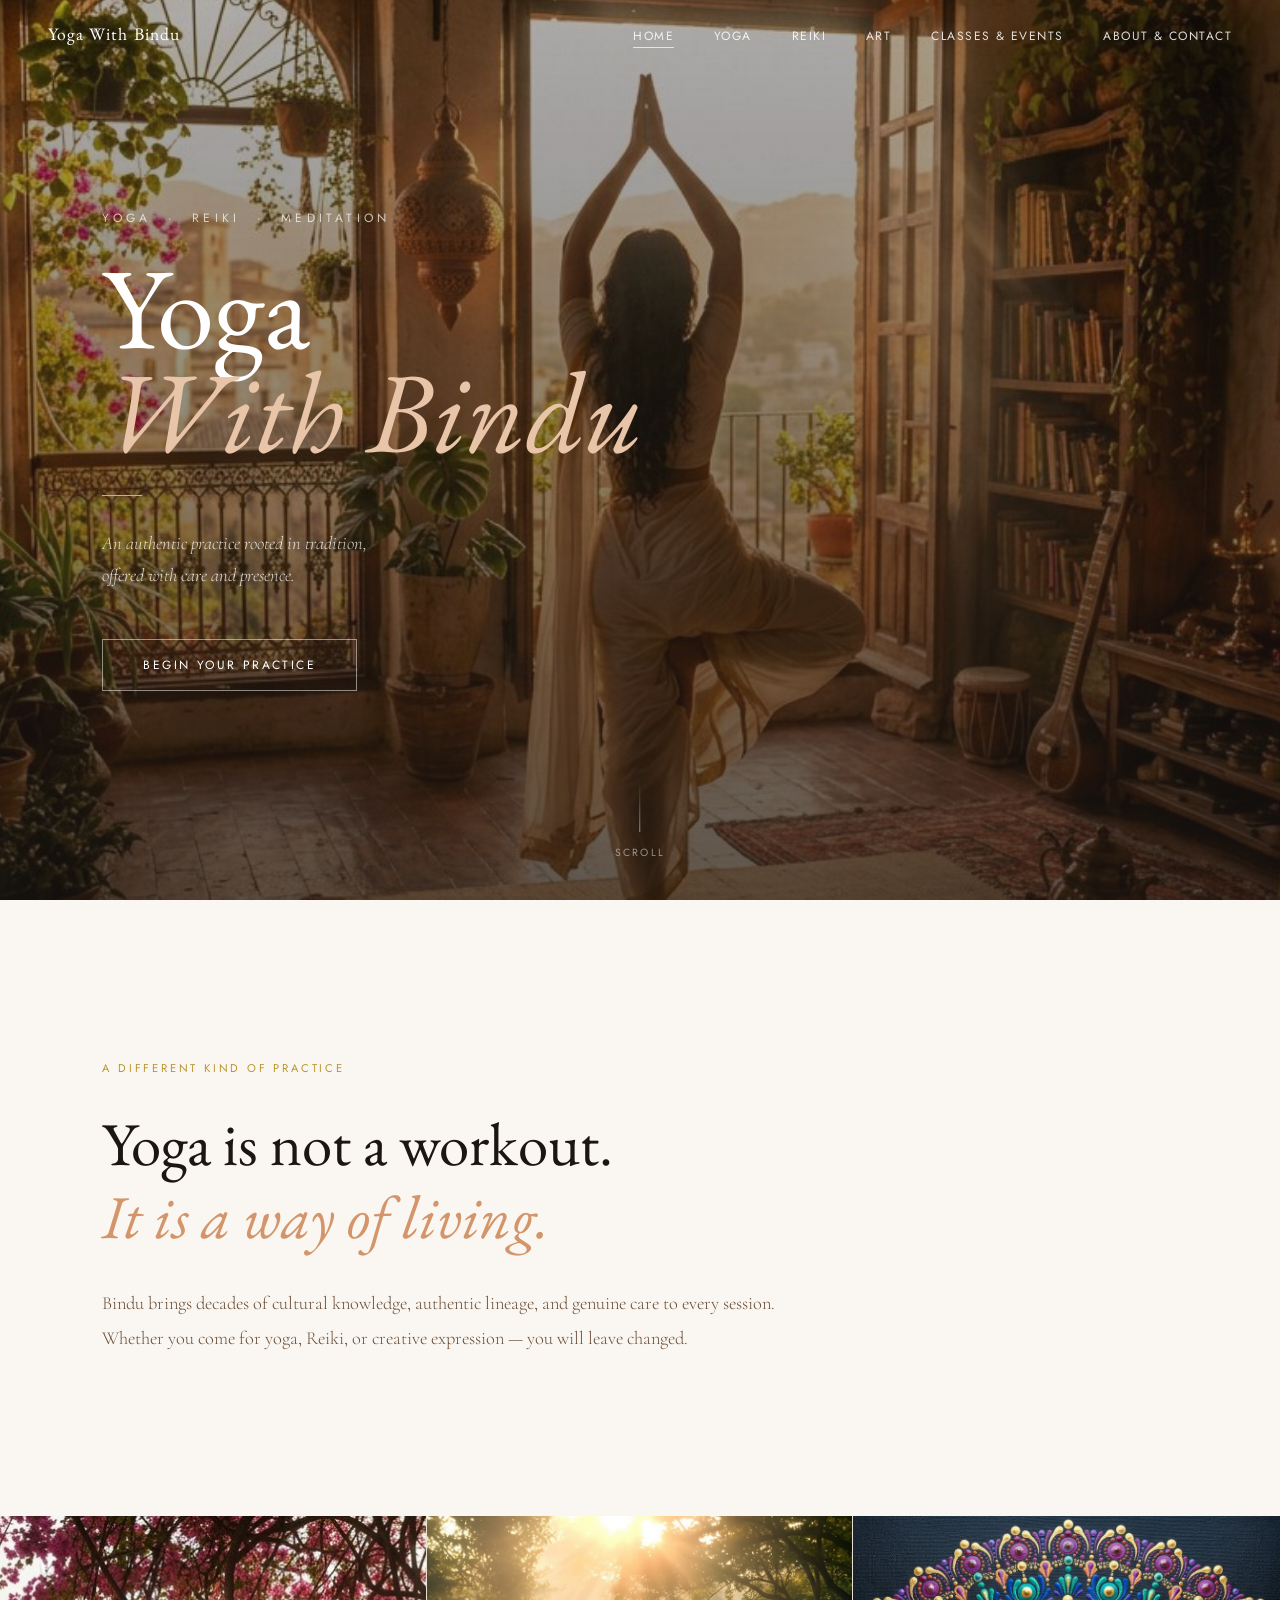
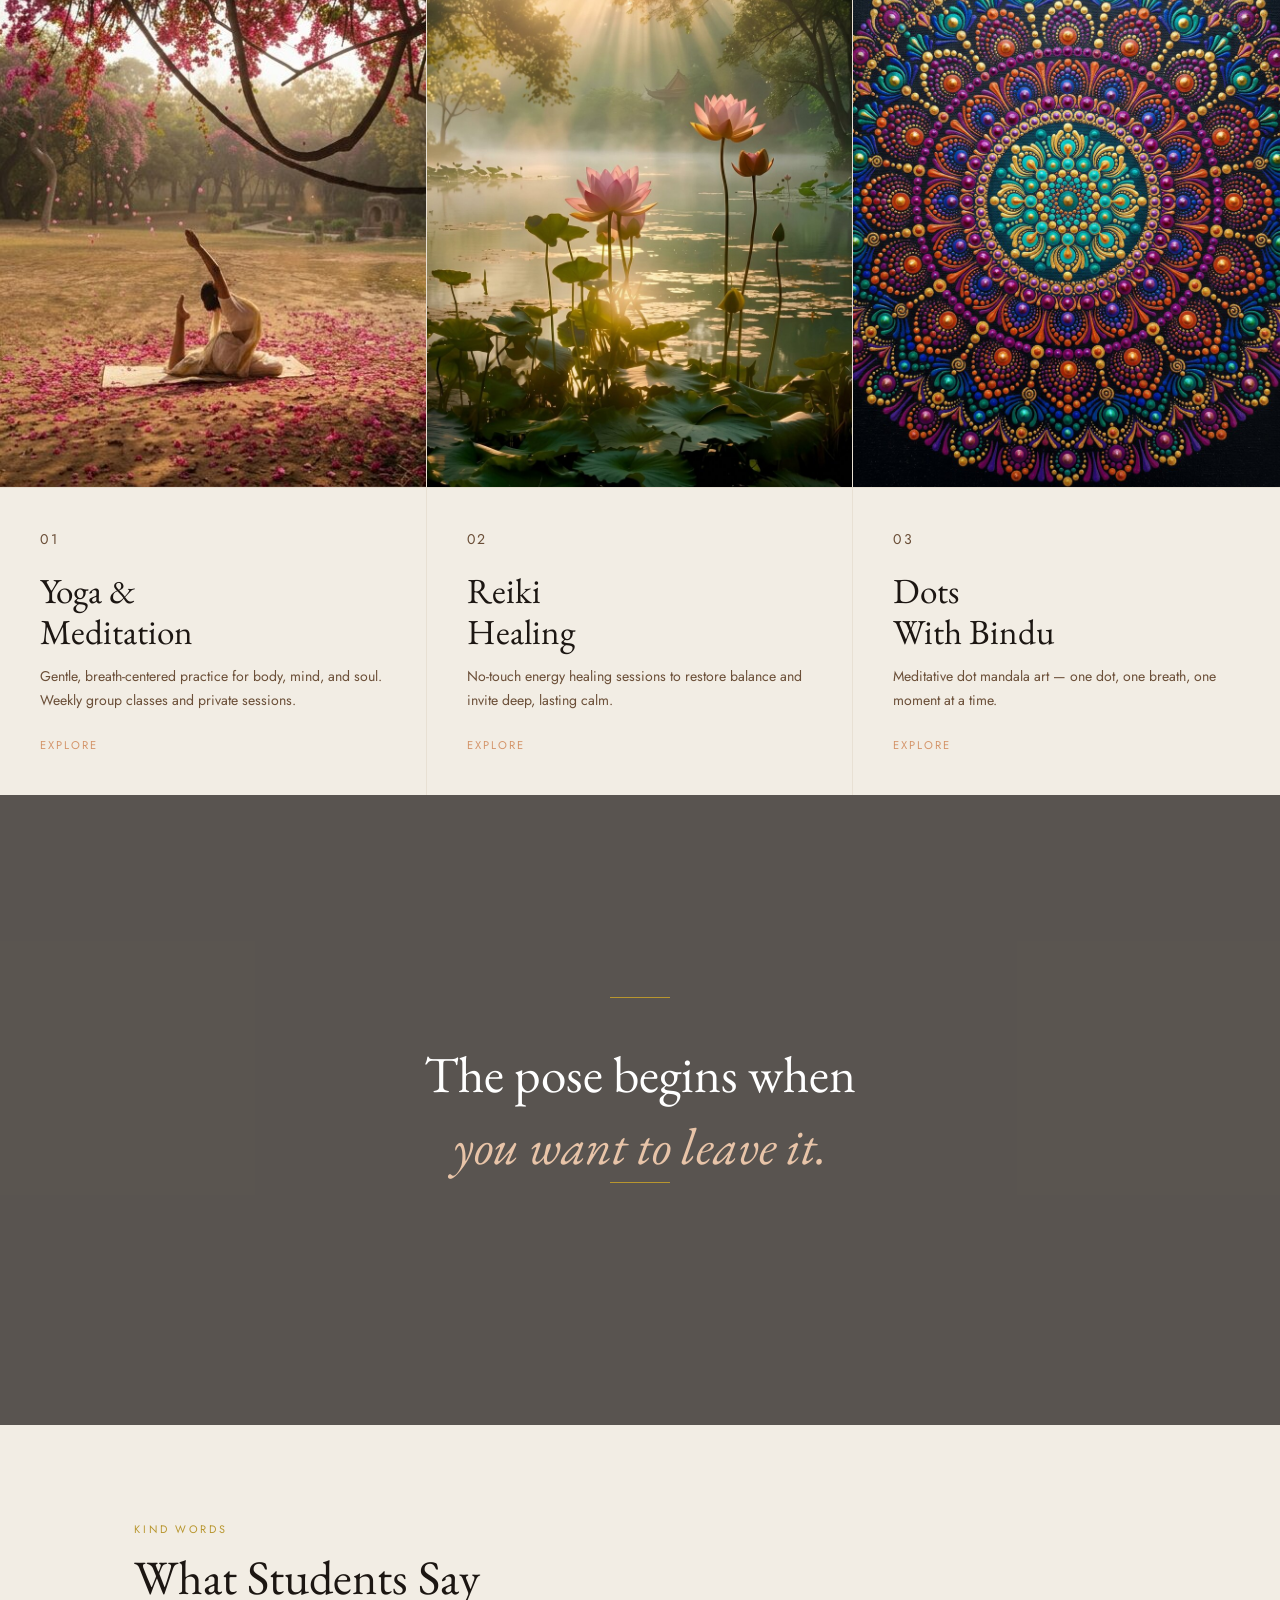
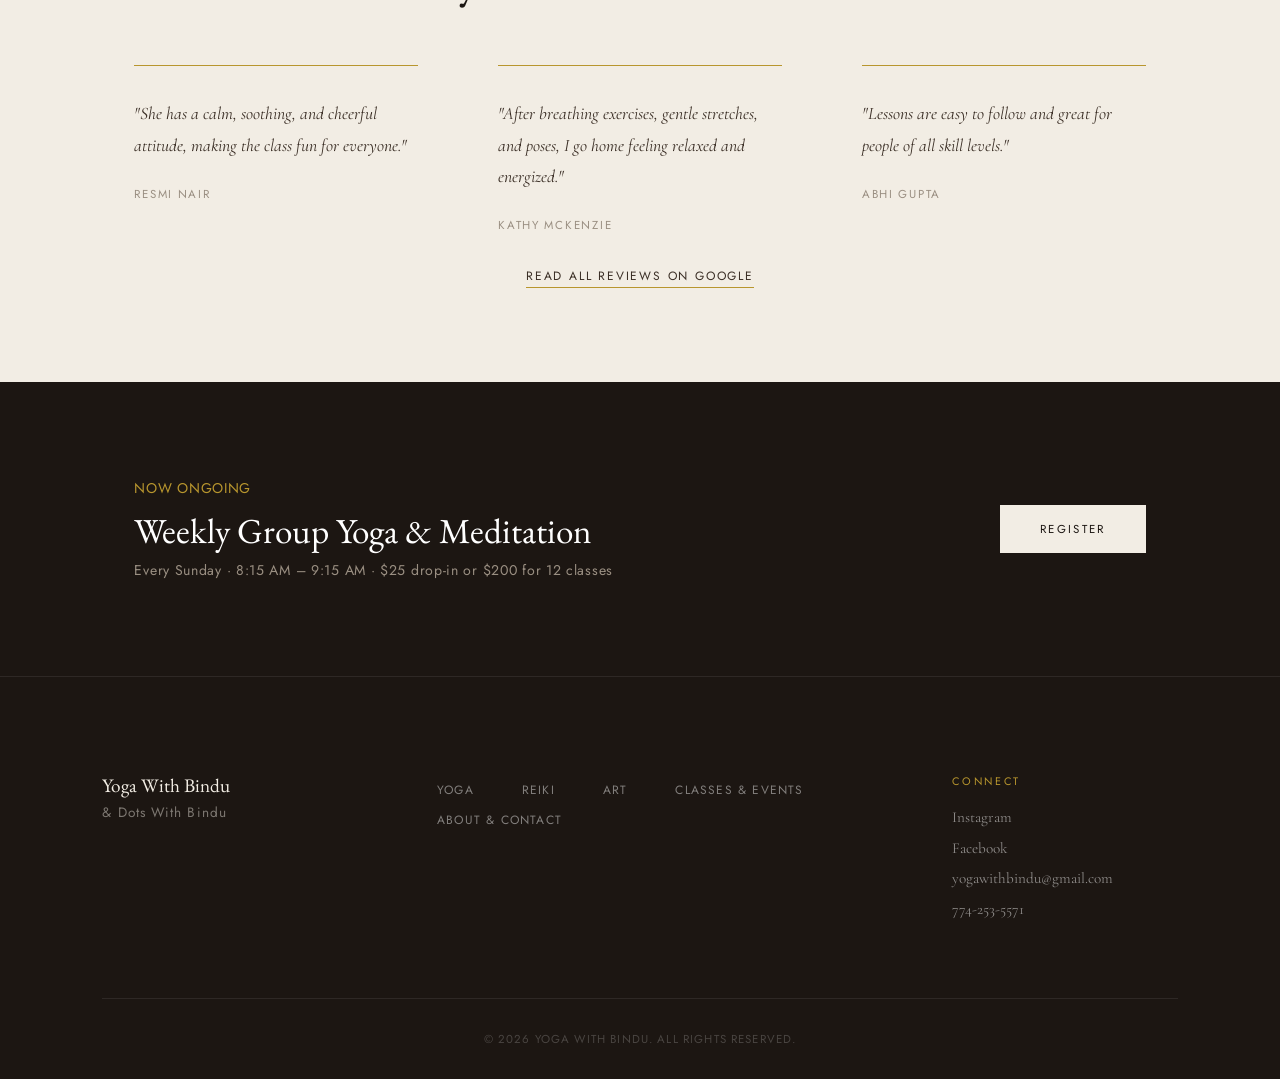
<file: index.html>
<!DOCTYPE html>
<html lang="en">
<head>
  <meta charset="UTF-8" />
  <meta name="viewport" content="width=device-width, initial-scale=1.0"/>
  <title>Yoga With Bindu</title>
  <meta name="description" content="Authentic yoga, Reiki, and meditation rooted in tradition. Yoga With Bindu offers a true practice — not a workout." />
  <link rel="stylesheet" href="style.css" />
  <link href="https://fonts.googleapis.com/css2?family=EB+Garamond:ital,wght@0,400;0,500;1,400;1,500&family=Cormorant+Garamond:ital,wght@0,300;0,400;1,300;1,400&family=Jost:wght@300;400&display=swap" rel="stylesheet"/>
</head>
<body>

  <!-- NAVBAR -->
  <nav class="navbar" id="navbar">
    <a class="nav-logo" href="index.html">
      <span class="nav-logo-text">Yoga With Bindu</span>
    </a>
    <button class="hamburger" id="hamburger" aria-label="Toggle menu">
      <span></span><span></span><span></span>
    </button>
    <ul class="nav-links" id="navLinks">
      <li><a href="index.html" class="active">Home</a></li>
      <li><a href="yoga.html">Yoga</a></li>
      <li><a href="reiki.html">Reiki</a></li>
      <li><a href="art.html">Art</a></li>
      <li><a href="classes.html">Classes & Events</a></li>
      <li><a href="about.html">About & Contact</a></li>
    </ul>
  </nav>

  <!-- HERO -->
  <section class="hero" id="hero">
    <div class="hero-parallax" id="heroParallax">
      <img src="images/backgrounds/yogagolden3.jpg" alt="" style="position:absolute;inset:0;width:100%;height:100%;object-fit:cover;" />
    </div>
    <div class="hero-overlay"></div>
    <div class="hero-content">
      <p class="hero-eyebrow reveal-up">Yoga &nbsp;&middot;&nbsp; Reiki &nbsp;&middot;&nbsp; Meditation</p>
      <h1 class="hero-title reveal-up delay-1">Yoga<br/><em>With Bindu</em></h1>
      <div class="hero-divider reveal-up delay-2"></div>
      <p class="hero-sub reveal-up delay-3">An authentic practice rooted in tradition,<br/>offered with care and presence.</p>
      <a href="yoga.html" class="hero-cta reveal-up delay-4">Begin Your Practice</a>
    </div>
    <div class="hero-scroll-indicator" id="heroScroll">
      <span class="scroll-line"></span>
      <span class="scroll-text">Scroll</span>
    </div>
  </section>

  <!-- INTRO STATEMENT -->
  <section class="intro-statement">
    <div class="intro-inner reveal-up">
      <p class="intro-eyebrow">A different kind of practice</p>
      <h2>Yoga is not a workout.<br/><em>It is a way of living.</em></h2>
      <p class="intro-body">Bindu brings decades of cultural knowledge, authentic lineage, and genuine care to every session. Whether you come for yoga, Reiki, or creative expression — you will leave changed.</p>
    </div>
  </section>

  <!-- OFFERINGS -->
  <section class="offerings-section">

    <a href="yoga.html" class="offering-panel reveal-panel">
      <div class="offering-img">
        <img src="images/backgrounds/yogarose2.jpg" alt="Yoga with Bindu" />
      </div>
      <div class="offering-text">
        <p class="offering-num">01</p>
        <h3>Yoga &<br/>Meditation</h3>
        <p>Gentle, breath-centered practice for body, mind, and soul. Weekly group classes and private sessions.</p>
        <span class="offering-link">Explore</span>
      </div>
    </a>

    <a href="reiki.html" class="offering-panel reveal-panel">
      <div class="offering-img">
        <img src="images/backgrounds/lotus2.jpg" alt="Reiki healing" />
      </div>
      <div class="offering-text">
        <p class="offering-num">02</p>
        <h3>Reiki<br/>Healing</h3>
        <p>No-touch energy healing sessions to restore balance and invite deep, lasting calm.</p>
        <span class="offering-link">Explore</span>
      </div>
    </a>

    <a href="art.html" class="offering-panel reveal-panel">
      <div class="offering-img">
        <img src="images/backgrounds/mandala.jpg" alt="Dots With Bindu" />
      </div>
      <div class="offering-text">
        <p class="offering-num">03</p>
        <h3>Dots<br/>With Bindu</h3>
        <p>Meditative dot mandala art — one dot, one breath, one moment at a time.</p>
        <span class="offering-link">Explore</span>
      </div>
    </a>

  </section>

  <!-- FULL BLEED QUOTE -->
  <section class="quote-section">
    <div class="quote-bg" style="background-image:url('images/backgrounds/templelotus2.jpg'); background-size:cover; background-position:center; background-attachment:fixed;"></div>
    <div class="quote-overlay"></div>
    <div class="quote-content reveal-up">
      <div class="quote-mark-line"></div>
      <blockquote>The pose begins when<br/><em>you want to leave it.</em></blockquote>
      <div class="quote-mark-line"></div>
    </div>
  </section>

  <!-- TESTIMONIALS -->
  <section class="testimonials-section">
    <div class="container-inner">
      <div class="section-header reveal-up">
        <p class="eyebrow">Kind Words</p>
        <h2>What Students Say</h2>
      </div>
      <div class="testimonials-grid">
        <div class="testimonial reveal-up">
          <p>"She has a calm, soothing, and cheerful attitude, making the class fun for everyone."</p>
          <cite>Resmi Nair</cite>
        </div>
        <div class="testimonial reveal-up delay-1">
          <p>"After breathing exercises, gentle stretches, and poses, I go home feeling relaxed and energized."</p>
          <cite>Kathy McKenzie</cite>
        </div>
        <div class="testimonial reveal-up delay-2">
          <p>"Lessons are easy to follow and great for people of all skill levels."</p>
          <cite>Abhi Gupta</cite>
        </div>
      </div>
      <div class="testimonials-cta reveal-up">
        <a href="https://www.google.com/maps/place/Yoga+With+Bindu+%26+Dots+With+Bindu/@42.2814509,-71.6531007,17z/data=!4m8!3m7!1s0x89e40b9fbec5abdf:0x333b40762bace972!8m2!3d42.2814509!4d-71.6531007!9m1!1b1!16s%2Fg%2F11h7vm0424?entry=ttu&g_ep=EgoyMDI2MDUwMi4wIKXMDSoASAFQAw%3D%3D" target="_blank" class="text-link">Read all reviews on Google</a>
      </div>
    </div>
  </section>

  <!-- ANNOUNCEMENT STRIP -->
  <section class="announcement-section reveal-up">
    <div class="container-inner">
      <div class="announcement-inner">
        <div>
          <p class="eyebrow">Now Ongoing</p>
          <h3>Weekly Group Yoga & Meditation</h3>
          <p>Every Sunday &middot; 8:15 AM &ndash; 9:15 AM &middot; $25 drop-in or $200 for 12 classes</p>
        </div>
        <a href="register.html" target="_blank" class="btn-elegant">Register</a>
      </div>
    </div>
  </section>

  <!-- FOOTER -->
  <footer class="site-footer">
    <div class="footer-inner">
      <div class="footer-brand">
        
        <p>Yoga With Bindu<br/><span>& Dots With Bindu</span></p>
      </div>
      <nav class="footer-nav">
        <a href="yoga.html">Yoga</a>
        <a href="reiki.html">Reiki</a>
        <a href="art.html">Art</a>
        <a href="classes.html">Classes & Events</a>
        <a href="about.html">About & Contact</a>
      </nav>
      <div class="footer-connect">
        <p class="eyebrow">Connect</p>
        <a href="https://www.instagram.com/doyogawithbindu/" target="_blank">Instagram</a>
        <a href="https://www.facebook.com/DotsWithBindu/" target="_blank">Facebook</a>
        <a href="mailto:yogawithbindu@gmail.com">yogawithbindu@gmail.com</a>
        <a href="tel:7742535571">774-253-5571</a>
      </div>
    </div>
    <div class="footer-bottom">
      <p>&copy; 2026 Yoga With Bindu. All rights reserved.</p>
    </div>
  </footer>

  <script src="script.js"></script>
</body>
</html>
</file>
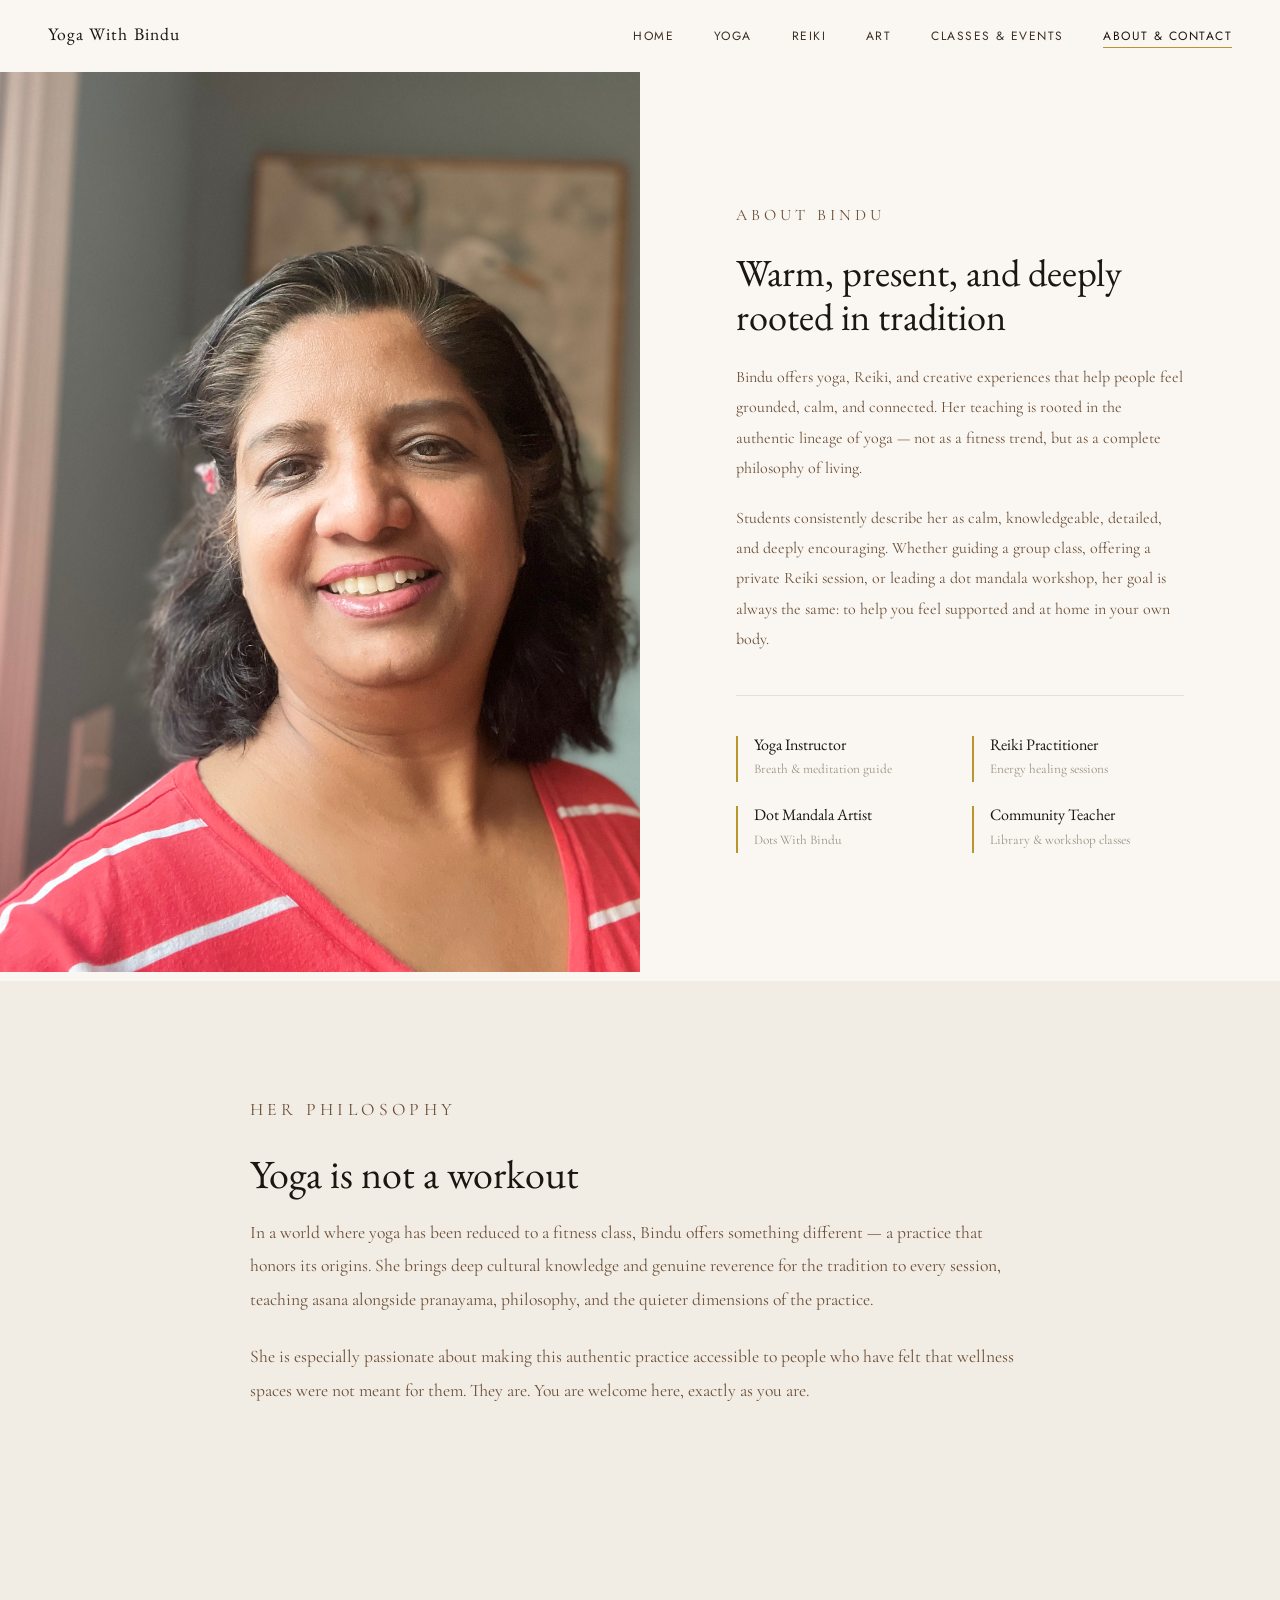
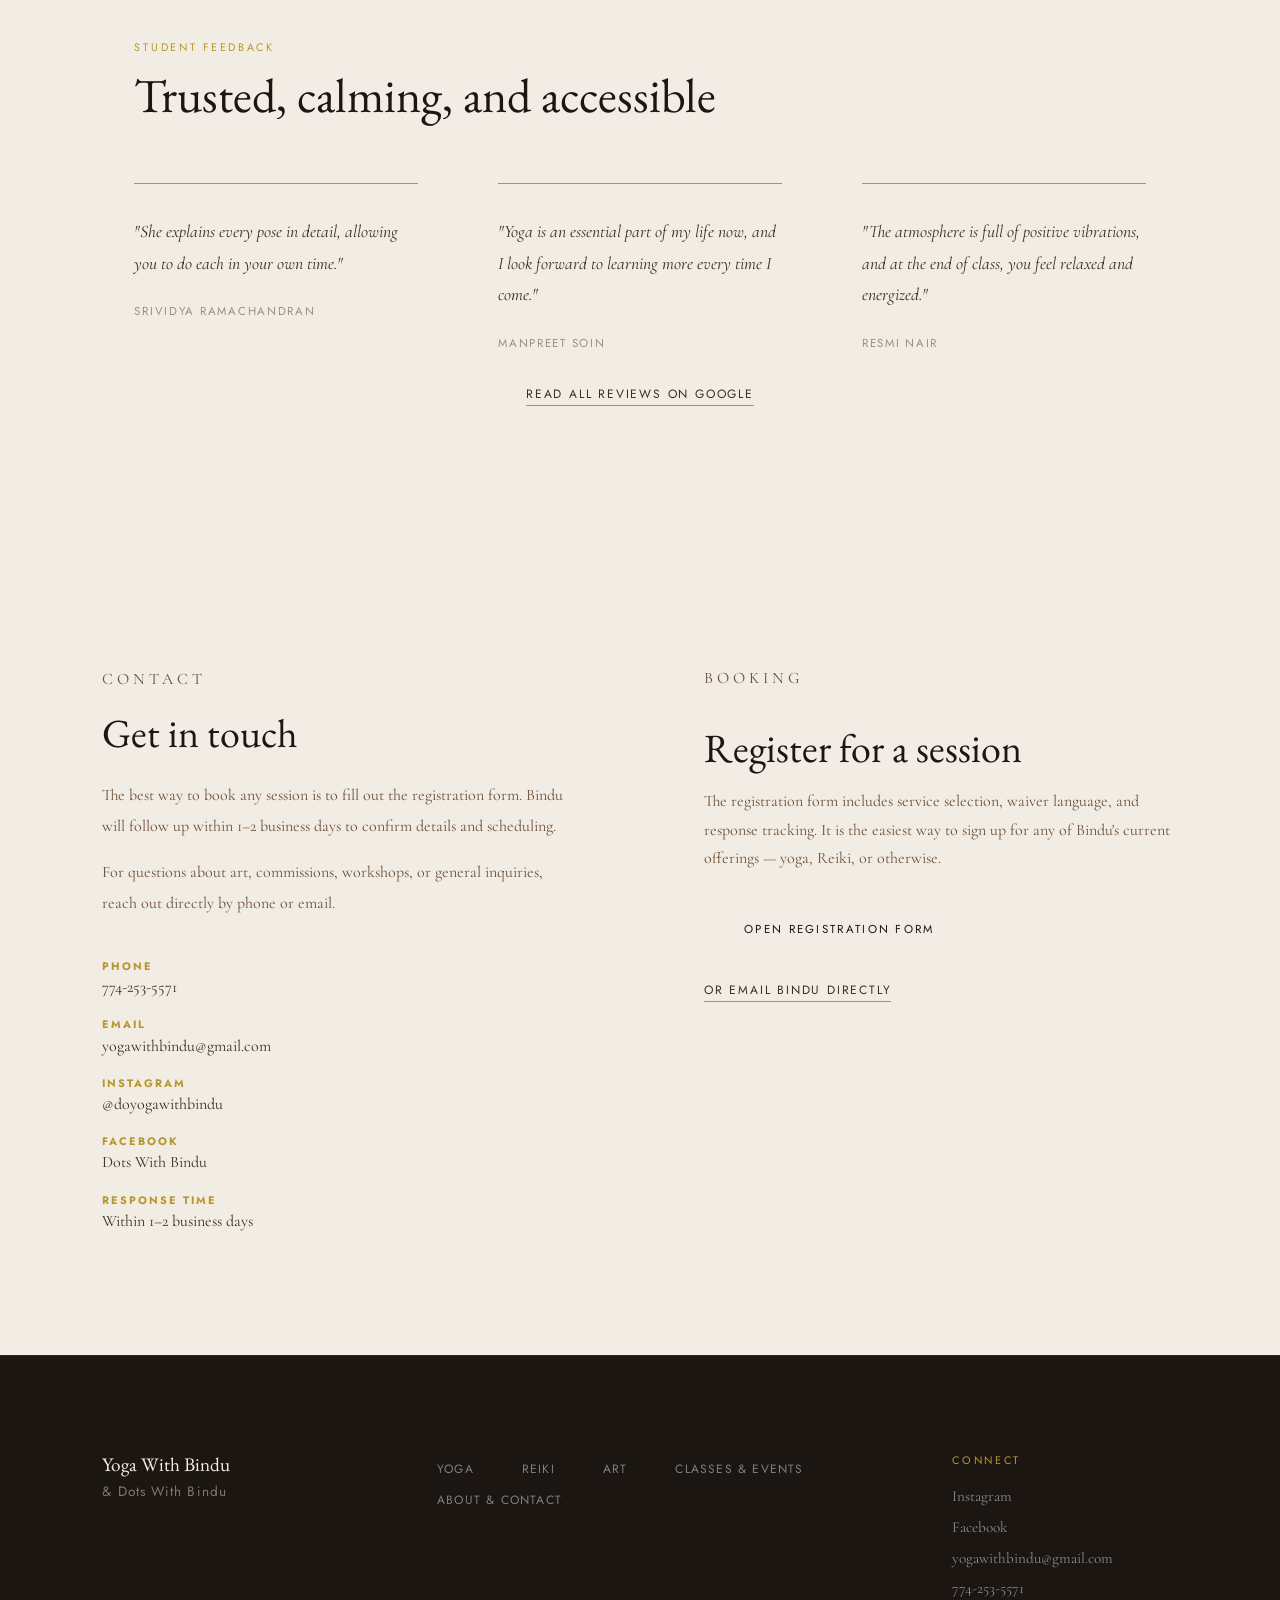
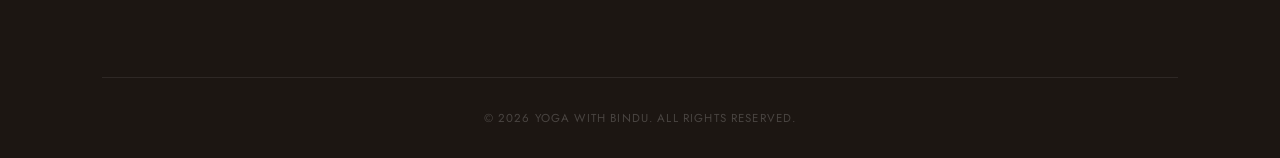
<file: about.html>
<!DOCTYPE html>
<html lang="en">
<head>
  <meta charset="UTF-8"/>
  <meta name="viewport" content="width=device-width, initial-scale=1.0"/>
  <title>About & Contact — Yoga With Bindu</title>
  <link rel="stylesheet" href="style.css"/>
  <link href="https://fonts.googleapis.com/css2?family=EB+Garamond:ital,wght@0,400;0,500;1,400;1,500&family=Cormorant+Garamond:ital,wght@0,300;0,400;1,300;1,400&family=Jost:wght@300;400&display=swap" rel="stylesheet"/>
</head>
<body>

  <nav class="navbar scrolled" id="navbar">
    <a class="nav-logo" href="index.html">
      <span class="nav-logo-text">Yoga With Bindu</span>
    </a>
    <button class="hamburger" id="hamburger"><span></span><span></span><span></span></button>
    <ul class="nav-links" id="navLinks">
      <li><a href="index.html">Home</a></li>
      <li><a href="yoga.html">Yoga</a></li>
      <li><a href="reiki.html">Reiki</a></li>
      <li><a href="art.html">Art</a></li>
      <li><a href="classes.html">Classes & Events</a></li>
      <li><a href="about.html" class="active">About & Contact</a></li>
    </ul>
  </nav>

  <!-- ABOUT SPLIT SECTION -->
  <section class="about-split" style="margin-top: 72px;">
    <div class="about-image-col">
      <!--
        ABOUT PAGE PHOTO OF BINDU
        This already exists — just keep this line:
        <img src="images/bindu.jpeg" alt="Bindu" />
        It will fill the left column.
      -->
      <img src="images/bindu.jpeg" alt="Bindu teaching yoga" />
    </div>
    <div class="about-text-col">
      <div class="reveal-up">
        <p class="eyebrow">About Bindu</p>
        <h2>Warm, present, and deeply rooted in tradition</h2>
        <p>Bindu offers yoga, Reiki, and creative experiences that help people feel grounded, calm, and connected. Her teaching is rooted in the authentic lineage of yoga — not as a fitness trend, but as a complete philosophy of living.</p>
        <p>Students consistently describe her as calm, knowledgeable, detailed, and deeply encouraging. Whether guiding a group class, offering a private Reiki session, or leading a dot mandala workshop, her goal is always the same: to help you feel supported and at home in your own body.</p>

        <div class="credentials-row">
          <div class="credential">
            <h4>Yoga Instructor</h4>
            <p>Breath & meditation guide</p>
          </div>
          <div class="credential">
            <h4>Reiki Practitioner</h4>
            <p>Energy healing sessions</p>
          </div>
          <div class="credential">
            <h4>Dot Mandala Artist</h4>
            <p>Dots With Bindu</p>
          </div>
          <div class="credential">
            <h4>Community Teacher</h4>
            <p>Library & workshop classes</p>
          </div>
        </div>
      </div>
    </div>
  </section>

  <!-- PHILOSOPHY -->
  <section class="page-content" style="background: var(--parchment);">
    <div class="page-content-inner">
      <div class="reveal-up">
        <p class="eyebrow">Her Philosophy</p>
        <h2>Yoga is not a workout</h2>
        <p>In a world where yoga has been reduced to a fitness class, Bindu offers something different — a practice that honors its origins. She brings deep cultural knowledge and genuine reverence for the tradition to every session, teaching asana alongside pranayama, philosophy, and the quieter dimensions of the practice.</p>
        <p>She is especially passionate about making this authentic practice accessible to people who have felt that wellness spaces were not meant for them. They are. You are welcome here, exactly as you are.</p>
      </div>
    </div>
  </section>

  <!-- TESTIMONIALS -->
  <section class="testimonials-section">
    <div class="container-inner">
      <div class="section-header reveal-up">
        <p class="eyebrow">Student Feedback</p>
        <h2>Trusted, calming, and accessible</h2>
      </div>
      <div class="testimonials-grid">
        <div class="testimonial reveal-up">
          <p>"She explains every pose in detail, allowing you to do each in your own time."</p>
          <cite>Srividya Ramachandran</cite>
        </div>
        <div class="testimonial reveal-up delay-1">
          <p>"Yoga is an essential part of my life now, and I look forward to learning more every time I come."</p>
          <cite>Manpreet Soin</cite>
        </div>
        <div class="testimonial reveal-up delay-2">
          <p>"The atmosphere is full of positive vibrations, and at the end of class, you feel relaxed and energized."</p>
          <cite>Resmi Nair</cite>
        </div>
      </div>
      <div class="testimonials-cta reveal-up">
        <a href="https://www.google.com/maps/place/Yoga+With+Bindu+%26+Dots+With+Bindu/@42.2814509,-71.6531007,17z" target="_blank" class="text-link">Read all reviews on Google</a>
      </div>
    </div>
  </section>

  <!-- CONTACT -->
  <section class="contact-section" id="contact">
    <div class="contact-grid">
      <div class="contact-info reveal-up">
        <p class="eyebrow">Contact</p>
        <h2>Get in touch</h2>
        <p>The best way to book any session is to fill out the registration form. Bindu will follow up within 1&ndash;2 business days to confirm details and scheduling.</p>
        <p>For questions about art, commissions, workshops, or general inquiries, reach out directly by phone or email.</p>

        <div class="contact-details">
          <div class="contact-detail">
            <strong>Phone</strong>
            <a href="tel:7742535571">774-253-5571</a>
          </div>
          <div class="contact-detail">
            <strong>Email</strong>
            <a href="mailto:yogawithbindu@gmail.com">yogawithbindu@gmail.com</a>
          </div>
          <div class="contact-detail">
            <strong>Instagram</strong>
            <a href="https://www.instagram.com/doyogawithbindu/" target="_blank">@doyogawithbindu</a>
          </div>
          <div class="contact-detail">
            <strong>Facebook</strong>
            <a href="https://www.facebook.com/DotsWithBindu/" target="_blank">Dots With Bindu</a>
          </div>
          <div class="contact-detail">
            <strong>Response Time</strong>
            <span>Within 1&ndash;2 business days</span>
          </div>
        </div>
      </div>

      <div class="contact-form-col reveal-up delay-1">
        <p class="eyebrow">Booking</p>
        <h2>Register for a session</h2>
        <p>The registration form includes service selection, waiver language, and response tracking. It is the easiest way to sign up for any of Bindu's current offerings — yoga, Reiki, or otherwise.</p>
        <a href="register.html" class="btn-elegant">Open Registration Form</a>
        <div style="margin-top: 1.5rem;">
          <a href="mailto:yogawithbindu@gmail.com" class="text-link">Or email Bindu directly</a>
        </div>
      </div>
    </div>
  </section>

  <footer class="site-footer">
    <div class="footer-inner">
      <div class="footer-brand">
        
        <p>Yoga With Bindu<br/><span>& Dots With Bindu</span></p>
      </div>
      <nav class="footer-nav">
        <a href="yoga.html">Yoga</a>
        <a href="reiki.html">Reiki</a>
        <a href="art.html">Art</a>
        <a href="classes.html">Classes & Events</a>
        <a href="about.html">About & Contact</a>
      </nav>
      <div class="footer-connect">
        <p class="eyebrow">Connect</p>
        <a href="https://www.instagram.com/doyogawithbindu/" target="_blank">Instagram</a>
        <a href="https://www.facebook.com/DotsWithBindu/" target="_blank">Facebook</a>
        <a href="mailto:yogawithbindu@gmail.com">yogawithbindu@gmail.com</a>
        <a href="tel:7742535571">774-253-5571</a>
      </div>
    </div>
    <div class="footer-bottom">
      <p>&copy; 2026 Yoga With Bindu. All rights reserved.</p>
    </div>
  </footer>

  <script src="script.js"></script>
</body>
</html>
</file>
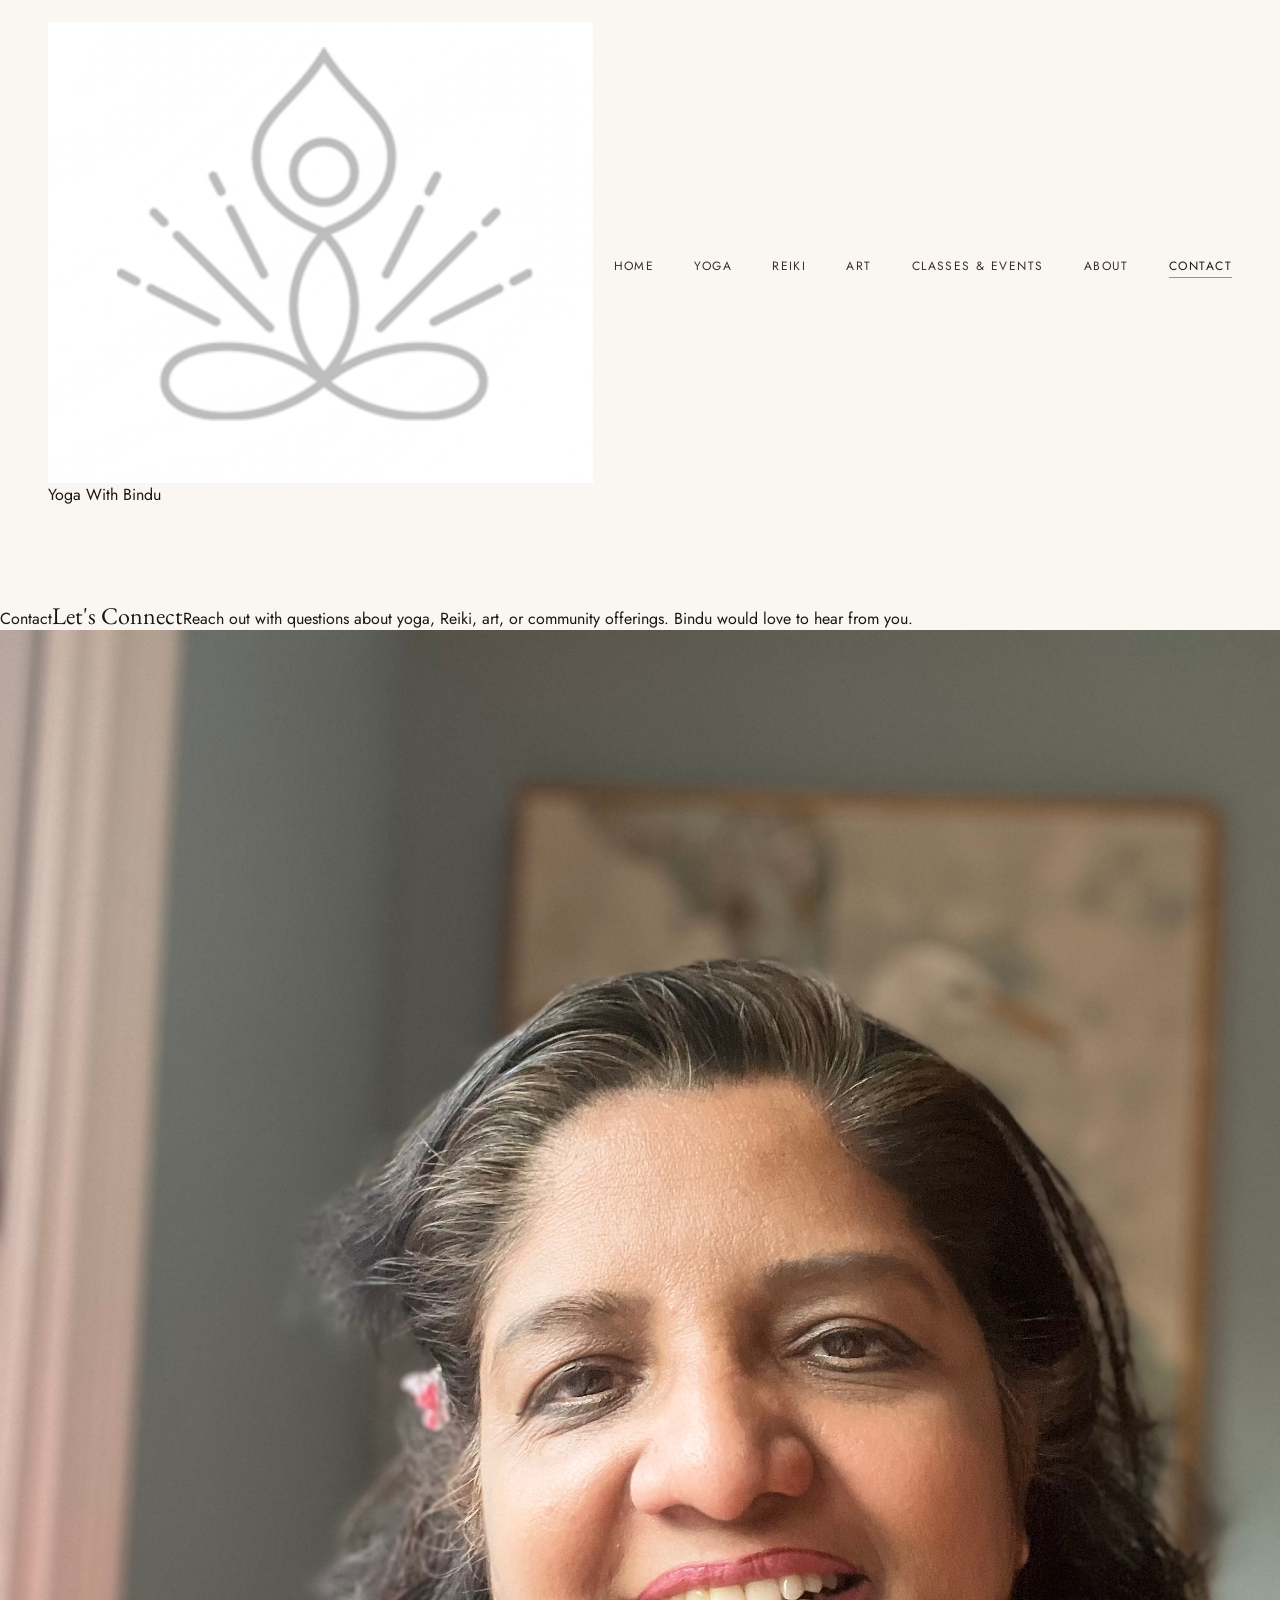
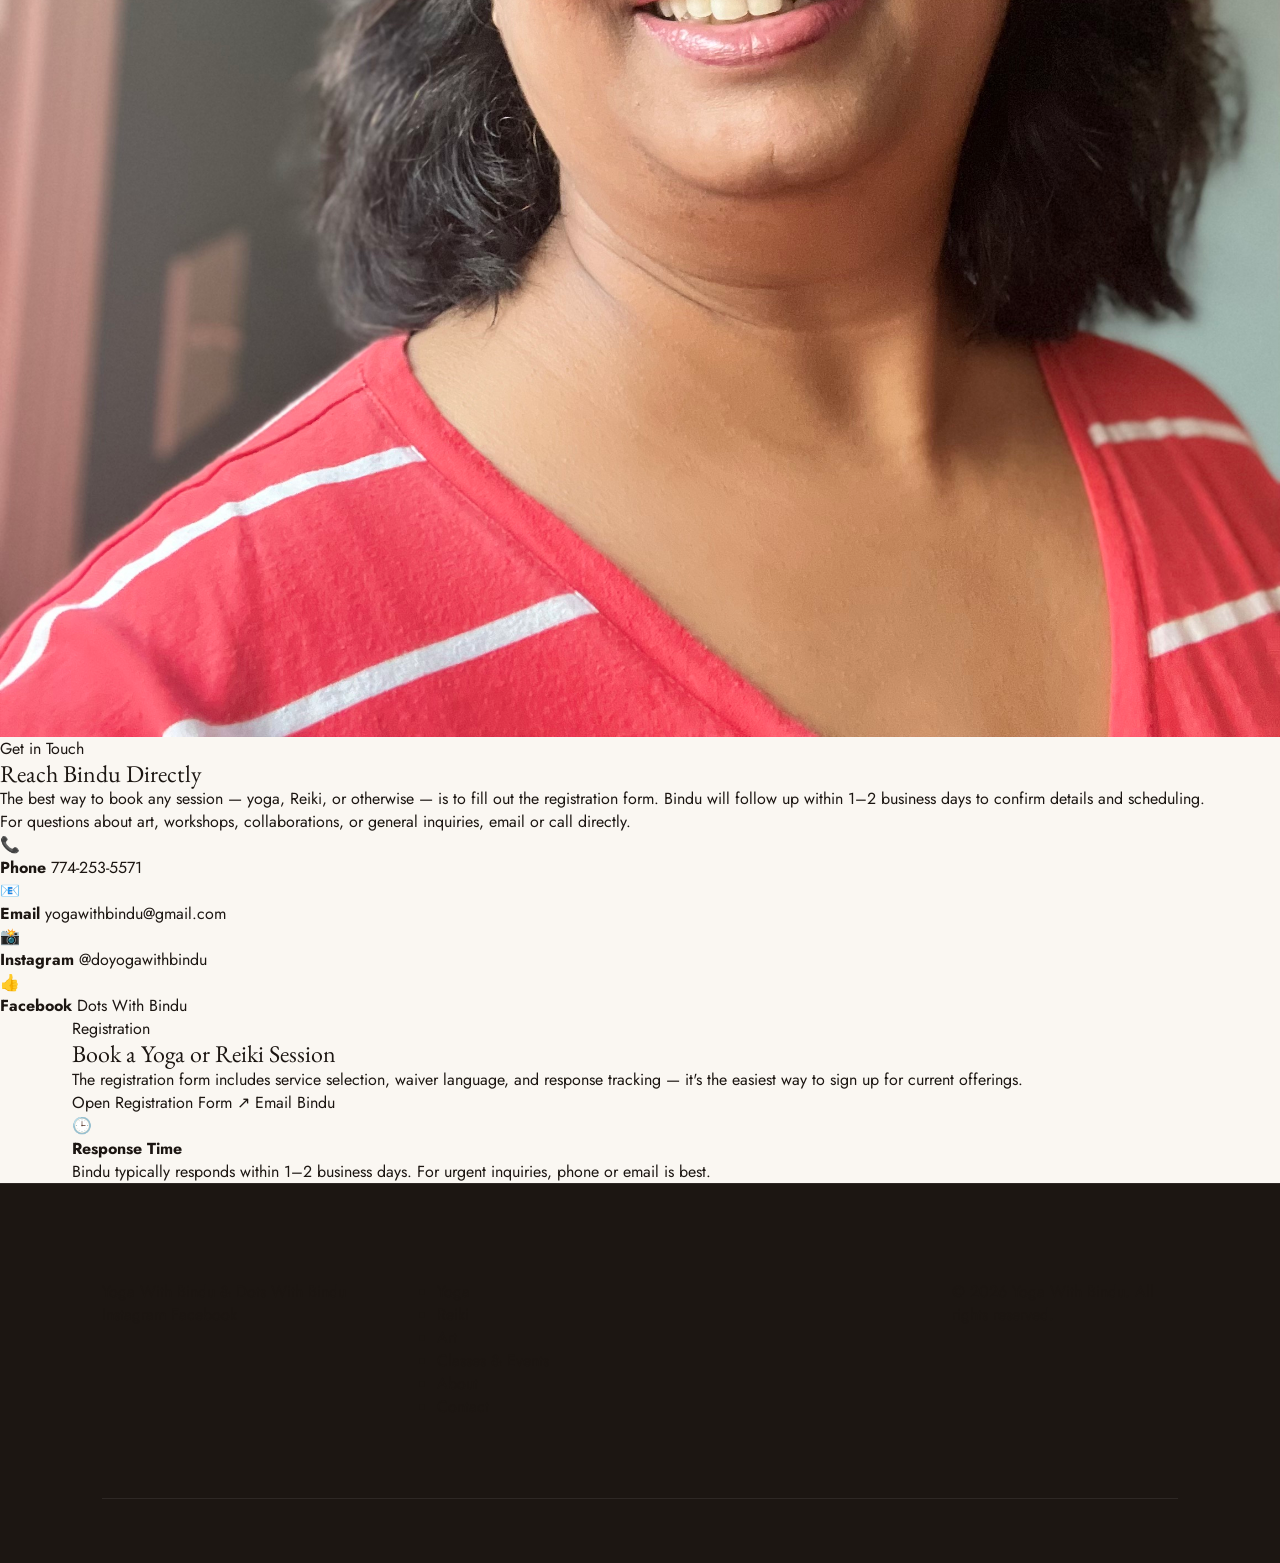
<file: contact.html>
<!DOCTYPE html>
<html lang="en">
<head>
  <meta charset="UTF-8"/>
  <meta name="viewport" content="width=device-width, initial-scale=1.0"/>
  <title>Contact — Yoga With Bindu</title>
  <meta name="description" content="Get in touch with Yoga with Bindu about yoga, Reiki, art, and community offerings." />
  <link rel="stylesheet" href="style.css"/>
  <link href="https://fonts.googleapis.com/css2?family=Cormorant+Garamond:ital,wght@0,300;0,400;0,600;1,300;1,400&family=Jost:wght@300;400;500&display=swap" rel="stylesheet"/>
</head>
<body>

  <nav class="navbar">
    <a class="nav-logo" href="index.html">
      <img src="images/logo_bw.PNG" alt="Yoga with Bindu" class="nav-logo-img" />
      <span>Yoga With Bindu</span>
    </a>
    <button class="hamburger" id="hamburger" aria-label="Toggle menu">&#9776;</button>
    <ul class="nav-links" id="navLinks">
      <li><a href="index.html">Home</a></li>
      <li><a href="yoga.html">Yoga</a></li>
      <li><a href="reiki.html">Reiki</a></li>
      <li><a href="art.html">Art</a></li>
      <li><a href="classes.html">Classes & Events</a></li>
      <li><a href="about.html">About</a></li>
      <li><a href="contact.html" class="active">Contact</a></li>
    </ul>
  </nav>

  <section class="page-hero">
    <div class="section-label">Contact</div>
    <h1>Let's Connect</h1>
    <p>Reach out with questions about yoga, Reiki, art, or community offerings. Bindu would love to hear from you.</p>
  </section>

  <!-- Photo + Contact Details -->
  <section class="contact-intro-section">
    <div class="about-intro-inner">
      <div class="about-intro-image">
        <img src="images/bindu.jpeg" alt="Bindu teaching yoga" />
      </div>
      <div class="about-intro-text">
        <div class="section-label">Get in Touch</div>
        <h2>Reach Bindu Directly</h2>
        <p>The best way to book any session — yoga, Reiki, or otherwise — is to fill out the registration form. Bindu will follow up within 1–2 business days to confirm details and scheduling.</p>
        <p>For questions about art, workshops, collaborations, or general inquiries, email or call directly.</p>

        <div class="contact-details-grid">
          <div class="contact-detail-item">
            <span class="contact-detail-icon">📞</span>
            <div>
              <strong>Phone</strong>
              <a href="tel:7742535571">774-253-5571</a>
            </div>
          </div>
          <div class="contact-detail-item">
            <span class="contact-detail-icon">📧</span>
            <div>
              <strong>Email</strong>
              <a href="mailto:yogawithbindu@gmail.com">yogawithbindu@gmail.com</a>
            </div>
          </div>
          <div class="contact-detail-item">
            <span class="contact-detail-icon">📸</span>
            <div>
              <strong>Instagram</strong>
              <a href="https://www.instagram.com/doyogawithbindu/" target="_blank">@doyogawithbindu</a>
            </div>
          </div>
          <div class="contact-detail-item">
            <span class="contact-detail-icon">👍</span>
            <div>
              <strong>Facebook</strong>
              <a href="https://www.facebook.com/DotsWithBindu/" target="_blank">Dots With Bindu</a>
            </div>
          </div>
        </div>
      </div>
    </div>
  </section>

  <!-- Registration Form CTA -->
  <section class="form-cta-section">
    <div class="container-inner">
      <div class="form-cta-card">
        <div class="form-cta-text">
          <div class="section-label">Registration</div>
          <h2>Book a Yoga or Reiki Session</h2>
          <p>The registration form includes service selection, waiver language, and response tracking — it's the easiest way to sign up for current offerings.</p>
          <div class="hero-buttons">
            <a href="register.html" target="_blank" class="btn btn-primary">Open Registration Form ↗</a>
            <a href="mailto:yogawithbindu@gmail.com" class="btn btn-outline">Email Bindu</a>
          </div>
        </div>
        <div class="form-cta-note">
          <p>&#128338;</p>
          <p><strong>Response Time</strong></p>
          <p>Bindu typically responds within 1–2 business days. For urgent inquiries, phone or email is best.</p>
        </div>
      </div>
    </div>
  </section>

  <footer class="site-footer">
    <div class="footer-inner">
      <div class="footer-brand">
        <span>Yoga With Bindu</span>
        <span class="footer-sub">& Dots With Bindu</span>
        <div class="footer-social">
          <a href="https://www.instagram.com/doyogawithbindu/" target="_blank">Instagram</a>
          <a href="https://www.facebook.com/DotsWithBindu/" target="_blank">Facebook</a>
        </div>
      </div>
      <ul class="footer-links">
        <li><a href="yoga.html">Yoga</a></li>
        <li><a href="reiki.html">Reiki</a></li>
        <li><a href="art.html">Art</a></li>
        <li><a href="classes.html">Classes & Events</a></li>
        <li><a href="about.html">About</a></li>
        <li><a href="contact.html">Contact</a></li>
      </ul>
      <p class="footer-copy">&copy; 2026 Yoga With Bindu. All rights reserved.</p>
    </div>
  </footer>

  <script src="script.js"></script>
</body>
</html>
</file>
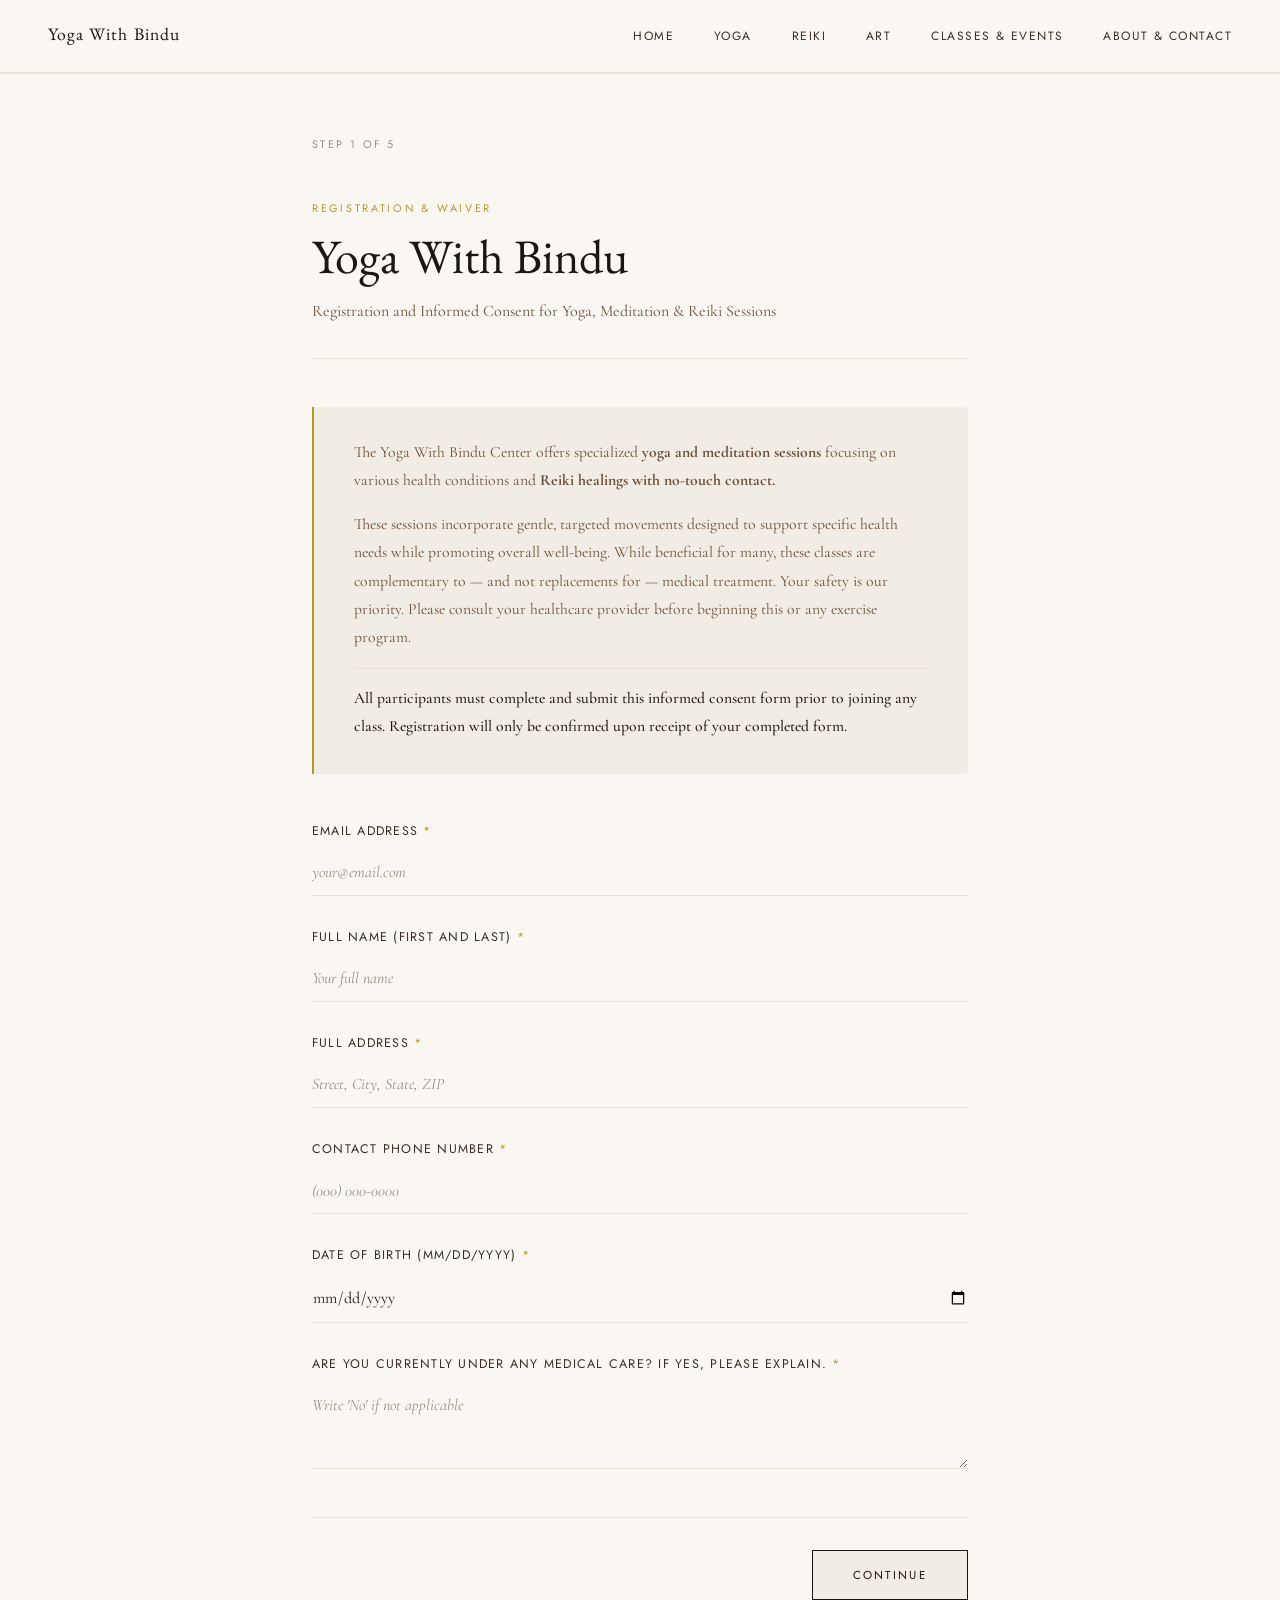
<file: register.html>
<!DOCTYPE html>
<html lang="en">
<head>
  <meta charset="UTF-8"/>
  <meta name="viewport" content="width=device-width, initial-scale=1.0"/>
  <title>Register — Yoga With Bindu</title>
  <link rel="stylesheet" href="style.css"/>
  <link rel="stylesheet" href="form.css"/>
  <link href="https://fonts.googleapis.com/css2?family=EB+Garamond:ital,wght@0,400;0,500;1,400;1,500&family=Cormorant+Garamond:ital,wght@0,300;0,400;1,300;1,400&family=Jost:wght@300;400&display=swap" rel="stylesheet"/>
</head>
<body>

  <nav class="navbar scrolled" id="navbar">
    <a class="nav-logo" href="index.html">
      <span class="nav-logo-text">Yoga With Bindu</span>
    </a>
    <button class="hamburger" id="hamburger"><span></span><span></span><span></span></button>
    <ul class="nav-links" id="navLinks">
      <li><a href="index.html">Home</a></li>
      <li><a href="yoga.html">Yoga</a></li>
      <li><a href="reiki.html">Reiki</a></li>
      <li><a href="art.html">Art</a></li>
      <li><a href="classes.html">Classes & Events</a></li>
      <li><a href="about.html">About & Contact</a></li>
    </ul>
  </nav>

  <div class="form-page">

    <!-- Progress bar -->
    <div class="form-progress" id="formProgress">
      <div class="form-progress-bar" id="progressBar"></div>
    </div>

    <div class="form-container">

      <!-- Step indicator -->
      <div class="form-step-label" id="stepLabel">Step 1 of 5</div>

      <!-- ========================
           STEP 1: Introduction
           ======================== -->
      <div class="form-step active" id="step1">
        <div class="form-step-header">
          <p class="form-eyebrow">Registration & Waiver</p>
          <h1>Yoga With Bindu</h1>
          <p class="form-subtitle">Registration and Informed Consent for Yoga, Meditation & Reiki Sessions</p>
        </div>

        <div class="form-intro-text">
          <p>The Yoga With Bindu Center offers specialized <strong>yoga and meditation sessions</strong> focusing on various health conditions and <strong>Reiki healings with no-touch contact.</strong></p>
          <p>These sessions incorporate gentle, targeted movements designed to support specific health needs while promoting overall well-being. While beneficial for many, these classes are complementary to — and not replacements for — medical treatment. Your safety is our priority. Please consult your healthcare provider before beginning this or any exercise program.</p>
          <p class="form-notice">All participants must complete and submit this informed consent form prior to joining any class. Registration will only be confirmed upon receipt of your completed form.</p>
        </div>

        <div class="form-fields">
          <div class="form-field">
            <label for="email">Email Address <span class="required">*</span></label>
            <input type="email" id="email" name="email" placeholder="your@email.com" required />
          </div>
          <div class="form-field">
            <label for="fullName">Full Name (First and Last) <span class="required">*</span></label>
            <input type="text" id="fullName" name="fullName" placeholder="Your full name" required />
          </div>
          <div class="form-field">
            <label for="address">Full Address <span class="required">*</span></label>
            <input type="text" id="address" name="address" placeholder="Street, City, State, ZIP" required />
          </div>
          <div class="form-field">
            <label for="phone">Contact Phone Number <span class="required">*</span></label>
            <input type="tel" id="phone" name="phone" placeholder="(000) 000-0000" required />
          </div>
          <div class="form-field">
            <label for="dob">Date of Birth (MM/DD/YYYY) <span class="required">*</span></label>
            <input type="date" id="dob" name="dob" required />
          </div>
          <div class="form-field">
            <label for="medicalCare">Are you currently under any medical care? If yes, please explain. <span class="required">*</span></label>
            <textarea id="medicalCare" name="medicalCare" placeholder="Write 'No' if not applicable" rows="3" required></textarea>
          </div>
        </div>

        <div class="form-nav">
          <button class="form-btn-next" onclick="nextStep(1)">Continue</button>
        </div>
      </div>

      <!-- ========================
           STEP 2: Service Selection
           ======================== -->
      <div class="form-step" id="step2">
        <div class="form-step-header">
          <p class="form-eyebrow">Choose Your Path</p>
          <h2>Which service are you interested in?</h2>
          <p class="form-subtitle">Select one to continue. You can register for the other service separately.</p>
        </div>

        <div class="service-cards service-cards-three">
          <div class="service-card" id="serviceReiki" onclick="selectService('reiki')">
            <div class="service-card-inner">
              <p class="service-card-num">01</p>
              <h3>Reiki Healing</h3>
              <p>No-touch energy healing sessions for relaxation, balance, and restoration.</p>
              <div class="service-prices">
                <span>45 min — $80</span>
                <span>60 min — $95</span>
                <span>90 min — $145</span>
                <span>5-session pack — $400</span>
              </div>
            </div>
          </div>

          <div class="service-card" id="serviceYoga" onclick="selectService('yoga')">
            <div class="service-card-inner">
              <p class="service-card-num">02</p>
              <h3>Yoga & Meditation</h3>
              <p>Gentle, breath-centered movement and meditation for body, mind, and soul.</p>
              <div class="service-prices">
                <span>Group class — $25 drop-in</span>
                <span>10-class pack — $200</span>
                <span>Private session — $90</span>
                <span>5 private sessions — $400</span>
              </div>
            </div>
          </div>

          <div class="service-card" id="serviceDots" onclick="selectService('dots')">
            <div class="service-card-inner">
              <p class="service-card-num">03</p>
              <h3>Dots With Bindu</h3>
              <p>Host a dot mandala paint party or workshop — birthdays, girls nights, corporate events, and more.</p>
              <div class="service-prices">
                <span>Custom quote based on event</span>
                <span>Bindu will follow up with details</span>
              </div>
            </div>
          </div>
        </div>

        <input type="hidden" id="selectedService" name="selectedService" />

        <div class="form-nav">
          <button class="form-btn-back" onclick="prevStep(2)">Back</button>
          <button class="form-btn-next" onclick="nextStep(2)">Continue</button>
        </div>
      </div>

      <!-- ========================
           STEP 3A: Reiki Details
           ======================== -->
      <div class="form-step" id="step3reiki">
        <div class="form-step-header">
          <p class="form-eyebrow">Reiki Healing</p>
          <h2>Tell us a little more</h2>
          <p class="form-subtitle">Experience the power of Reiki — healing without physical touch. Discover how Reiki can transform your mind, body, and spirit.</p>
        </div>

        <div class="form-fields">
          <div class="form-field">
            <label>Have you received Reiki before? <span class="required">*</span></label>
            <div class="radio-group">
              <label class="radio-option">
                <input type="radio" name="reikiBefore" value="Yes" />
                <span class="radio-custom"></span>
                Yes
              </label>
              <label class="radio-option">
                <input type="radio" name="reikiBefore" value="No" />
                <span class="radio-custom"></span>
                No
              </label>
            </div>
          </div>

          <div class="form-field">
            <label for="reikiIntention">Reason for your session / primary intention <span class="required">*</span></label>
            <textarea id="reikiIntention" name="reikiIntention" placeholder="Briefly describe what brings you to Reiki and what you hope to experience" rows="4"></textarea>
          </div>

          <div class="form-field">
            <label>Select your session <span class="required">*</span></label>
            <div class="session-options">
              <label class="session-option">
                <input type="radio" name="reikiSession" value="Reiki Reset 45 min — $80" />
                <span class="session-option-inner">
                  <span class="session-name">Reiki Reset</span>
                  <span class="session-detail">45 minutes</span>
                  <span class="session-price">$80</span>
                </span>
              </label>
              <label class="session-option">
                <input type="radio" name="reikiSession" value="Standard Reiki 60 min — $95" />
                <span class="session-option-inner">
                  <span class="session-name">Standard Reiki</span>
                  <span class="session-detail">60 minutes</span>
                  <span class="session-price">$95</span>
                </span>
              </label>
              <label class="session-option">
                <input type="radio" name="reikiSession" value="Reiki & Reflection 90 min — $145" />
                <span class="session-option-inner">
                  <span class="session-name">Reiki & Reflection</span>
                  <span class="session-detail">90 minutes — Most Popular</span>
                  <span class="session-price">$145</span>
                </span>
              </label>
              <label class="session-option">
                <input type="radio" name="reikiSession" value="Ongoing Reiki Support 5 sessions — $400" />
                <span class="session-option-inner">
                  <span class="session-name">Ongoing Reiki Support</span>
                  <span class="session-detail">5 sessions</span>
                  <span class="session-price">$400</span>
                </span>
              </label>
            </div>
          </div>
        </div>

        <div class="form-nav">
          <button class="form-btn-back" onclick="prevStep('3reiki')">Back</button>
          <button class="form-btn-next" onclick="nextStep('3reiki')">Continue</button>
        </div>
      </div>

      <!-- ========================
           STEP 3B: Yoga Details
           ======================== -->
      <div class="form-step" id="step3yoga">
        <div class="form-step-header">
          <p class="form-eyebrow">Yoga & Meditation</p>
          <h2>Select your class</h2>
          <p class="form-subtitle">All classes include yoga, breathing practices, and meditation. Modifications are always offered.</p>
        </div>

        <div class="form-fields">
          <div class="form-field">
            <label>Select your session <span class="required">*</span></label>
            <div class="session-options">
              <label class="session-option">
                <input type="radio" name="yogaSession" value="Group Yoga & Meditation — Sunday 8:15-9:15 AM — $25 drop-in" />
                <span class="session-option-inner">
                  <span class="session-name">Group Yoga & Meditation</span>
                  <span class="session-detail">Sunday 8:15 – 9:15 AM · Drop-in</span>
                  <span class="session-price">$25</span>
                </span>
              </label>
              <label class="session-option">
                <input type="radio" name="yogaSession" value="Group Yoga 10-class pack — $200" />
                <span class="session-option-inner">
                  <span class="session-name">Group Yoga 10-Class Pack</span>
                  <span class="session-detail">Sunday 8:15 – 9:15 AM · One makeup class with 24-hour notice</span>
                  <span class="session-price">$200</span>
                </span>
              </label>
              <label class="session-option">
                <input type="radio" name="yogaSession" value="Private Yoga/Meditation 1 hour — $90" />
                <span class="session-option-inner">
                  <span class="session-name">Private Yoga & Meditation</span>
                  <span class="session-detail">1 hour · Schedule by contact</span>
                  <span class="session-price">$90</span>
                </span>
              </label>
              <label class="session-option">
                <input type="radio" name="yogaSession" value="5 Private Yoga sessions — $400" />
                <span class="session-option-inner">
                  <span class="session-name">5 Private Sessions Pack</span>
                  <span class="session-detail">Use within 7 weeks · Changes with 24-hour notice</span>
                  <span class="session-price">$400</span>
                </span>
              </label>
            </div>
          </div>

          <div class="form-field">
            <label for="yogaNotes">Any questions or notes for Bindu?</label>
            <textarea id="yogaNotes" name="yogaNotes" placeholder="Optional — feel free to share anything helpful" rows="3"></textarea>
          </div>
        </div>

        <div class="form-nav">
          <button class="form-btn-back" onclick="prevStep('3yoga')">Back</button>
          <button class="form-btn-next" onclick="nextStep('3yoga')">Continue</button>
        </div>
      </div>

      <!-- ========================
           STEP 3C: Dots With Bindu Event Inquiry
           ======================== -->
      <div class="form-step" id="step3dots">
        <div class="form-step-header">
          <p class="form-eyebrow">Dots With Bindu</p>
          <h2>Tell us about your event</h2>
          <p class="form-subtitle">Bindu brings the joy of dot mandala art to your gathering — paint parties, birthdays, girls nights, corporate events, and more. Share your vision and she'll be in touch with a custom quote.</p>
        </div>

        <div class="form-fields">
          <div class="form-field">
            <label>Type of event <span class="required">*</span></label>
            <div class="radio-group">
              <label class="radio-option">
                <input type="radio" name="eventType" value="Birthday party" />
                <span class="radio-custom"></span>
                Birthday party
              </label>
              <label class="radio-option">
                <input type="radio" name="eventType" value="Girls night" />
                <span class="radio-custom"></span>
                Girls night
              </label>
              <label class="radio-option">
                <input type="radio" name="eventType" value="Corporate / team building" />
                <span class="radio-custom"></span>
                Corporate / team building
              </label>
              <label class="radio-option">
                <input type="radio" name="eventType" value="Community or library workshop" />
                <span class="radio-custom"></span>
                Community or library workshop
              </label>
              <label class="radio-option">
                <input type="radio" name="eventType" value="Other" />
                <span class="radio-custom"></span>
                Other
              </label>
            </div>
          </div>

          <div class="form-field">
            <label for="eventGuests">Approximate number of guests <span class="required">*</span></label>
            <input type="text" id="eventGuests" name="eventGuests" placeholder="e.g. 10–15 people" />
          </div>

          <div class="form-field">
            <label for="eventDate">Preferred date or timeframe <span class="required">*</span></label>
            <input type="text" id="eventDate" name="eventDate" placeholder="e.g. late June, first weekend in July" />
          </div>

          <div class="form-field">
            <label for="eventLocation">Event location <span class="required">*</span></label>
            <input type="text" id="eventLocation" name="eventLocation" placeholder="e.g. my home in Shrewsbury, a venue, TBD" />
          </div>

          <div class="form-field">
            <label for="eventNotes">Any additional details or questions for Bindu?</label>
            <textarea id="eventNotes" name="eventNotes" placeholder="Tell us anything else that would help Bindu prepare — theme, age range of guests, budget, etc." rows="4"></textarea>
          </div>
        </div>

        <div class="form-nav">
          <button class="form-btn-back" onclick="prevStep('3dots')">Back</button>
          <button class="form-btn-next" onclick="nextStep('3dots')">Continue</button>
        </div>
      </div>

      <!-- ========================
           STEP 4: Payment
           ======================== -->
      <div class="form-step" id="step4">
        <div class="form-step-header">
          <p class="form-eyebrow">Payment</p>
          <h2>Choose your payment method</h2>
          <p class="form-subtitle">Payment is to be made to <strong>Bindu Gupta</strong> by Venmo or Zelle at <strong>774-253-5571.</strong> To confirm your spot, payment must be received at least 1 day before class. <em>No refunds.</em></p>
        </div>

        <div class="payment-methods">
          <div class="payment-venmo">
            <div class="venmo-qr">
                <img src="images/venmo_qr_code.jpeg" alt="Scan to pay Bindu on Venmo" />
            </div>
            <p class="venmo-handle">@BinduGupta</p>
            <p class="venmo-label">Scan to pay on Venmo</p>
          </div>
        </div>

        <div class="form-fields" style="margin-top: 3rem;">
          <div class="form-field">
            <label>How will you pay? <span class="required">*</span></label>
            <div class="radio-group">
              <label class="radio-option">
                <input type="radio" name="paymentMethod" value="Paid by Venmo" />
                <span class="radio-custom"></span>
                Venmo
              </label>
              <label class="radio-option">
                <input type="radio" name="paymentMethod" value="Paid by Zelle" />
                <span class="radio-custom"></span>
                Zelle
              </label>
              <label class="radio-option">
                <input type="radio" name="paymentMethod" value="Check or cash" />
                <span class="radio-custom"></span>
                Check or cash
              </label>
            </div>
          </div>

          <div class="form-field" id="cashNoteField" style="display:none;">
            <label for="cashNote">Please describe your check or cash arrangement</label>
            <input type="text" id="cashNote" name="cashNote" placeholder="e.g. I will bring cash to the first class" />
          </div>
        </div>

        <div class="form-nav">
          <button class="form-btn-back" onclick="prevStep(4)">Back</button>
          <button class="form-btn-next" onclick="nextStep(4)">Continue to Waiver</button>
        </div>
      </div>

      <!-- ========================
           STEP 5: Waiver & Signature
           ======================== -->
      <div class="form-step" id="step5">

        <!-- Yoga/Reiki waiver header -->
        <div class="form-step-header" id="waiverHeaderFull">
          <p class="form-eyebrow">Informed Consent</p>
          <h2>Agreement of Release and Waiver of Liability</h2>
          <p class="form-subtitle">Please read carefully before signing.</p>
        </div>

        <!-- Dots waiver header -->
        <div class="form-step-header" id="waiverHeaderDots" style="display:none;">
          <p class="form-eyebrow">Event Agreement</p>
          <h2>Dots With Bindu — Event Inquiry Agreement</h2>
          <p class="form-subtitle">Please read and agree before submitting your inquiry.</p>
        </div>

        <!-- Full yoga/reiki waiver text -->
        <div class="waiver-text" id="waiverTextFull">
          <p>I, the undersigned, fully understand and appreciate the risk of participating in the program and knowingly accept it as my responsibility. I understand that I am undertaking this program of my own FREE WILL, in consideration of being permitted to participate in the yoga classes, Reiki (no touch) Healings, health programs, and workshops of yoga/yoga therapy training and yoga-based techniques offered by Yoga With Bindu.</p>
          <p>I, the undersigned, hereby for myself, my heirs, executors, administrators and assignees, waive and release any and all rights, claims for damages I may have against any one involved, like 'Yoga With Bindu' or Bindu Gupta as individually or separately for any personal injuries or property damage of any and whatever type, nature and amount sustained or claim to be sustained by me as a result of my entrance and participation in the Yoga / Reiki / Meditation program.</p>
          <p>Furthermore, I, the undersigned, will never institute any action or suit at law or in equity against covenant, nor institute, prosecute or in any way aid in the institution or prosecution or any claim, demand, action or cause of action for damage, costs, loss of services, expenses, or compensation for or on account of any damage, loss or injury either or personal property, or both, whether developed or underdeveloped; resulting or to result; known or unknown; past, present or future; arising out of participation.</p>
          <p>I recognize that the practice of Yoga requires physical exertion, which may be strenuous and may cause physical injury, and I am fully aware of the risks and hazards involved. I understand that it is my responsibility to consult with a physician prior to and regarding my participation in the Yoga sessions. I have no medical condition that would prevent my full participation in the Yoga (Therapy) Training or receiving Reiki (no touch) healings.</p>
          <p>I, the undersigned, fully understand the following and know that it pertains to myself: "While practicing all Yoga movements, I will not go beyond the point of pain. Under any circumstances, I will avoid straining myself. In case of pain/strain, I will unwind the movement to alleviate the pain/strain. I also understand that yoga exercises contain movements in which you will be upside down and constantly stretching every muscle in the body, and any or all of these movements could result in serious injury or even death. By signing this document, I take full responsibility for any injury or death. I have read the above release and waiver of liability and fully understand its contents. I voluntarily agree to the terms and conditions stated above. I do not have any medical conditions that would adversely affect me while undergoing this Yoga training. I appreciate the opportunity to participate. If needed, I have or will consult my personal Doctor."</p>
          <p>The class may be recorded or photographed and may be used for promotion. I am OK with it.</p>
          <p>My electronic signature/printed name is binding to this liability waiver from this day forth.</p>
          <p class="waiver-age-note">For students and kids: Ages 16 and above may complete this form. Below the age of 16, parents must fill out this form before the class begins. Please fill out only 1 form per participant.</p>
        </div>

        <!-- Short dots event agreement -->
        <div class="waiver-text" id="waiverTextDots" style="display:none;">
          <p>Thank you for your interest in hosting a Dots With Bindu event. By submitting this inquiry form, you acknowledge and agree to the following:</p>
          <p><strong>Event Confirmation.</strong> This form is an inquiry only. Your event is not confirmed until you have received a follow-up from Bindu with a custom quote and both parties have agreed on the details.</p>
          <p><strong>Payment.</strong> A deposit or full payment may be required to secure your event date. Payment terms will be discussed and agreed upon during the follow-up conversation. No refunds once the event is confirmed and scheduled.</p>
          <p><strong>Photo & Promotion.</strong> Events may be photographed or recorded for use in Dots With Bindu promotional materials, including social media. Please let Bindu know at the time of booking if any guests do not wish to be photographed.</p>
          <p><strong>Cancellation.</strong> If you need to cancel or reschedule, please provide at least 7 days notice. Late cancellations may result in a cancellation fee to cover preparation costs.</p>
          <p>By signing below, you confirm that you have read and agree to these terms.</p>
        </div>

        <div class="form-fields">
          <div class="form-field">
            <label for="waiverDate">Today's Date <span class="required">*</span></label>
            <input type="date" id="waiverDate" name="waiverDate" required />
          </div>
          <div class="form-field">
            <label for="signature">Electronic Signature — Type your full name <span class="required">*</span></label>
            <input type="text" id="signature" name="signature" placeholder="Type your full name as your electronic signature" required />
            <p class="field-note">By typing your name above you confirm that you have read, understood, and agree to the terms above. Your typed name constitutes a legally binding electronic signature.</p>
          </div>
          <div class="form-field">
            <label class="checkbox-option">
              <input type="checkbox" id="waiverAgree" name="waiverAgree" required />
              <span class="checkbox-custom"></span>
              <span id="waiverCheckboxLabel">I have read the full waiver and agree to its terms. I understand this is a legally binding agreement.</span>
            </label>
          </div>
        </div>

        <div class="form-nav">
          <button class="form-btn-back" onclick="prevStep(5)">Back</button>
          <button class="form-btn-submit" id="submitBtn" onclick="submitForm()">Submit</button>
        </div>

        <p class="form-submit-note" id="submitNote">After submitting, Bindu will be in touch within 1–2 business days to confirm your session details.</p>
      </div>

      <!-- ========================
           SUCCESS STATE
           ======================== -->
      <div class="form-step" id="stepSuccess">
        <div class="form-success">
          <div class="success-icon">&#10003;</div>
          <h2 id="successTitle">Registration Received</h2>
          <p id="successMsg1">Thank you for registering with Yoga With Bindu. Your form has been submitted and Bindu will be in touch within 1–2 business days to confirm your session.</p>
          <p id="successMsg2">Please ensure payment is sent to <strong>@BinduGupta</strong> on Venmo or via Zelle at <strong>774-253-5571</strong> at least 1 day before your session.</p>
          <a href="index.html" class="form-btn-next" style="display:inline-block; margin-top: 2rem; text-decoration:none;">Return Home</a>
        </div>
      </div>

    </div>
  </div>

  <script src="script.js"></script>
  <script src="form.js"></script>
</body>
</html>
</file>
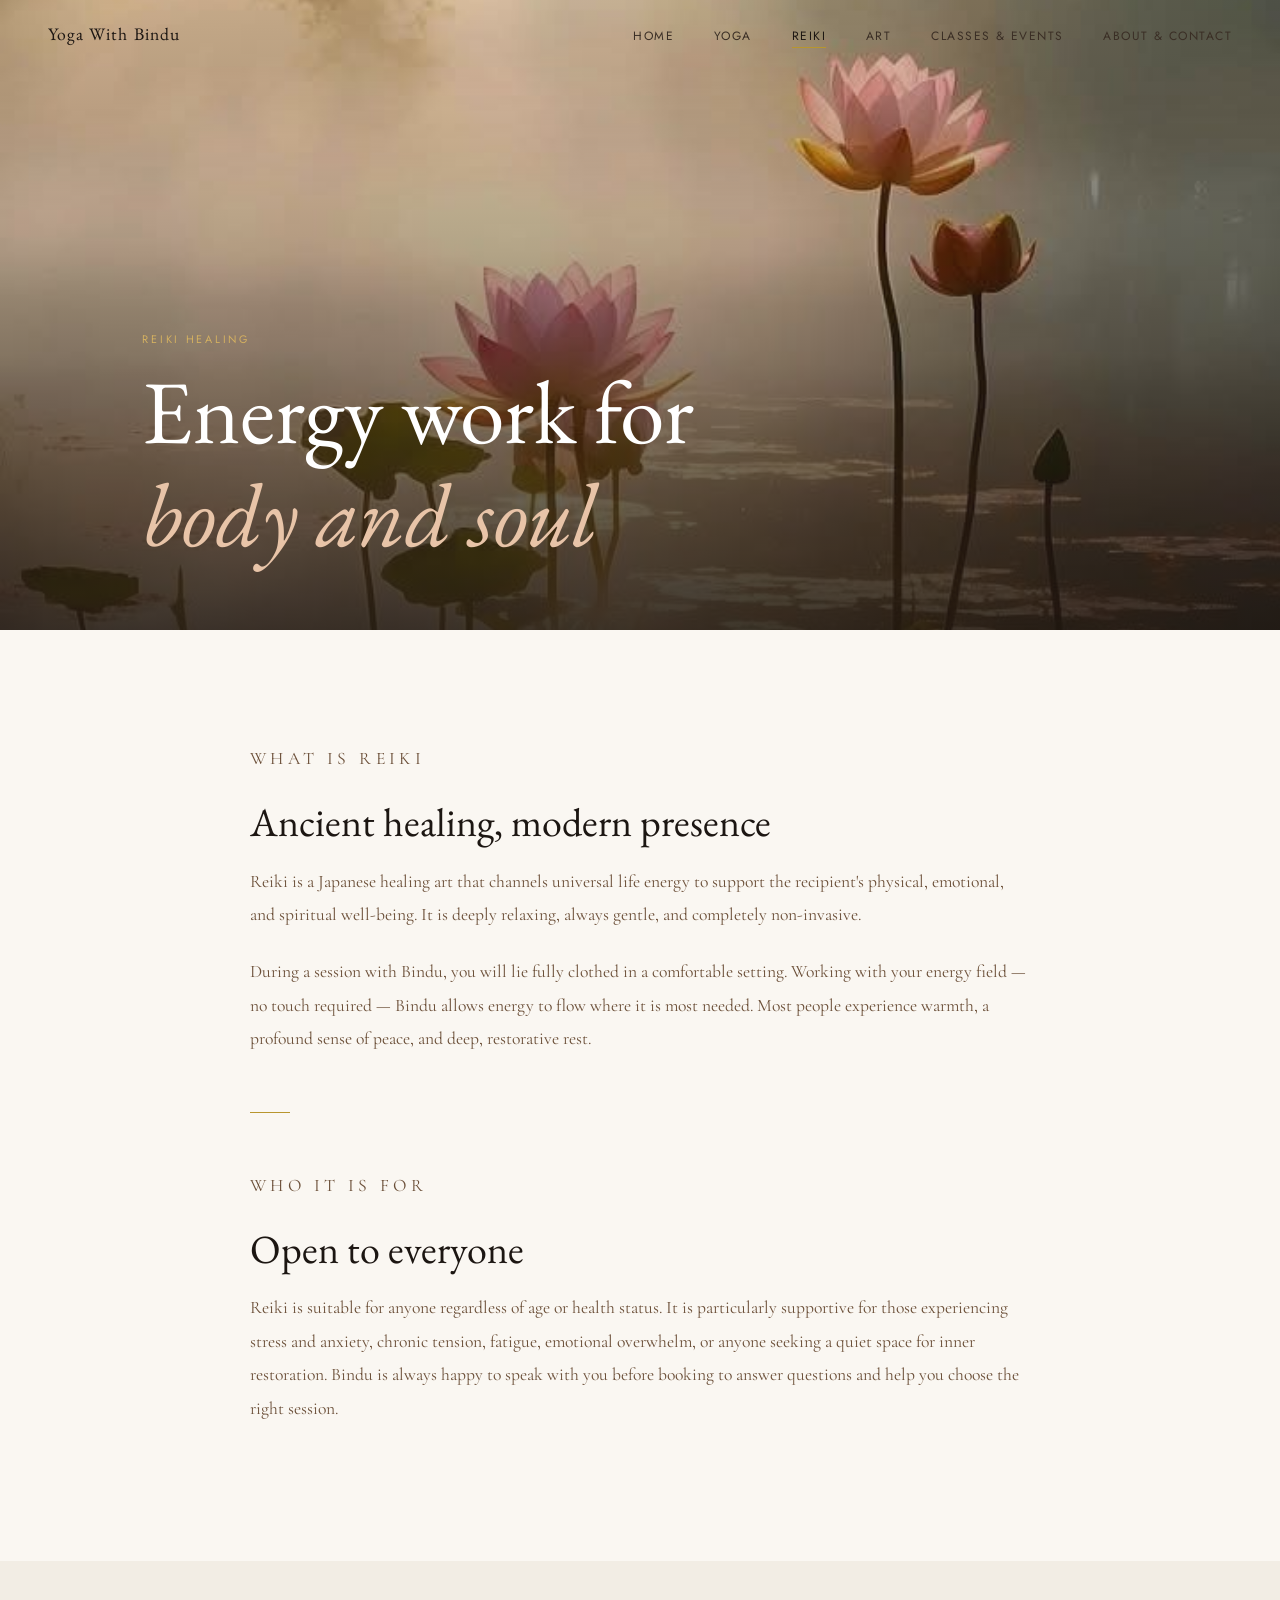
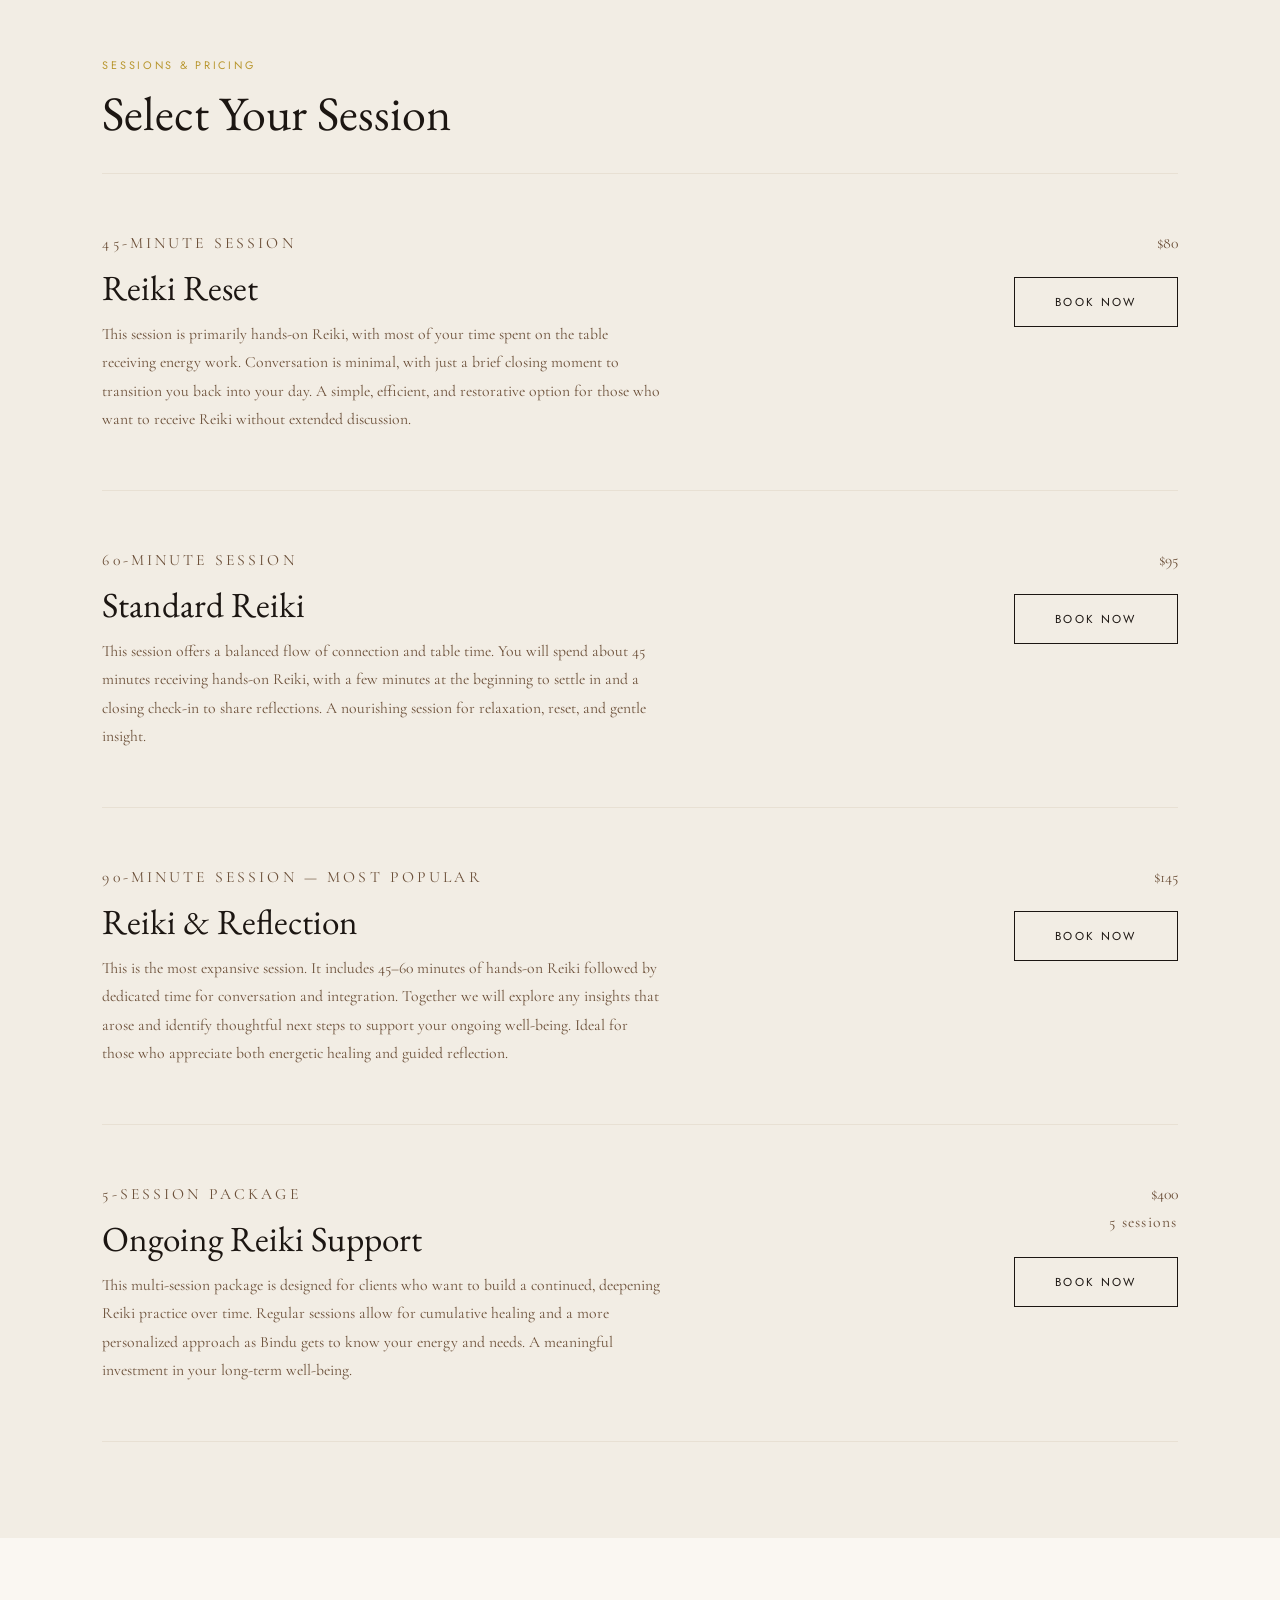
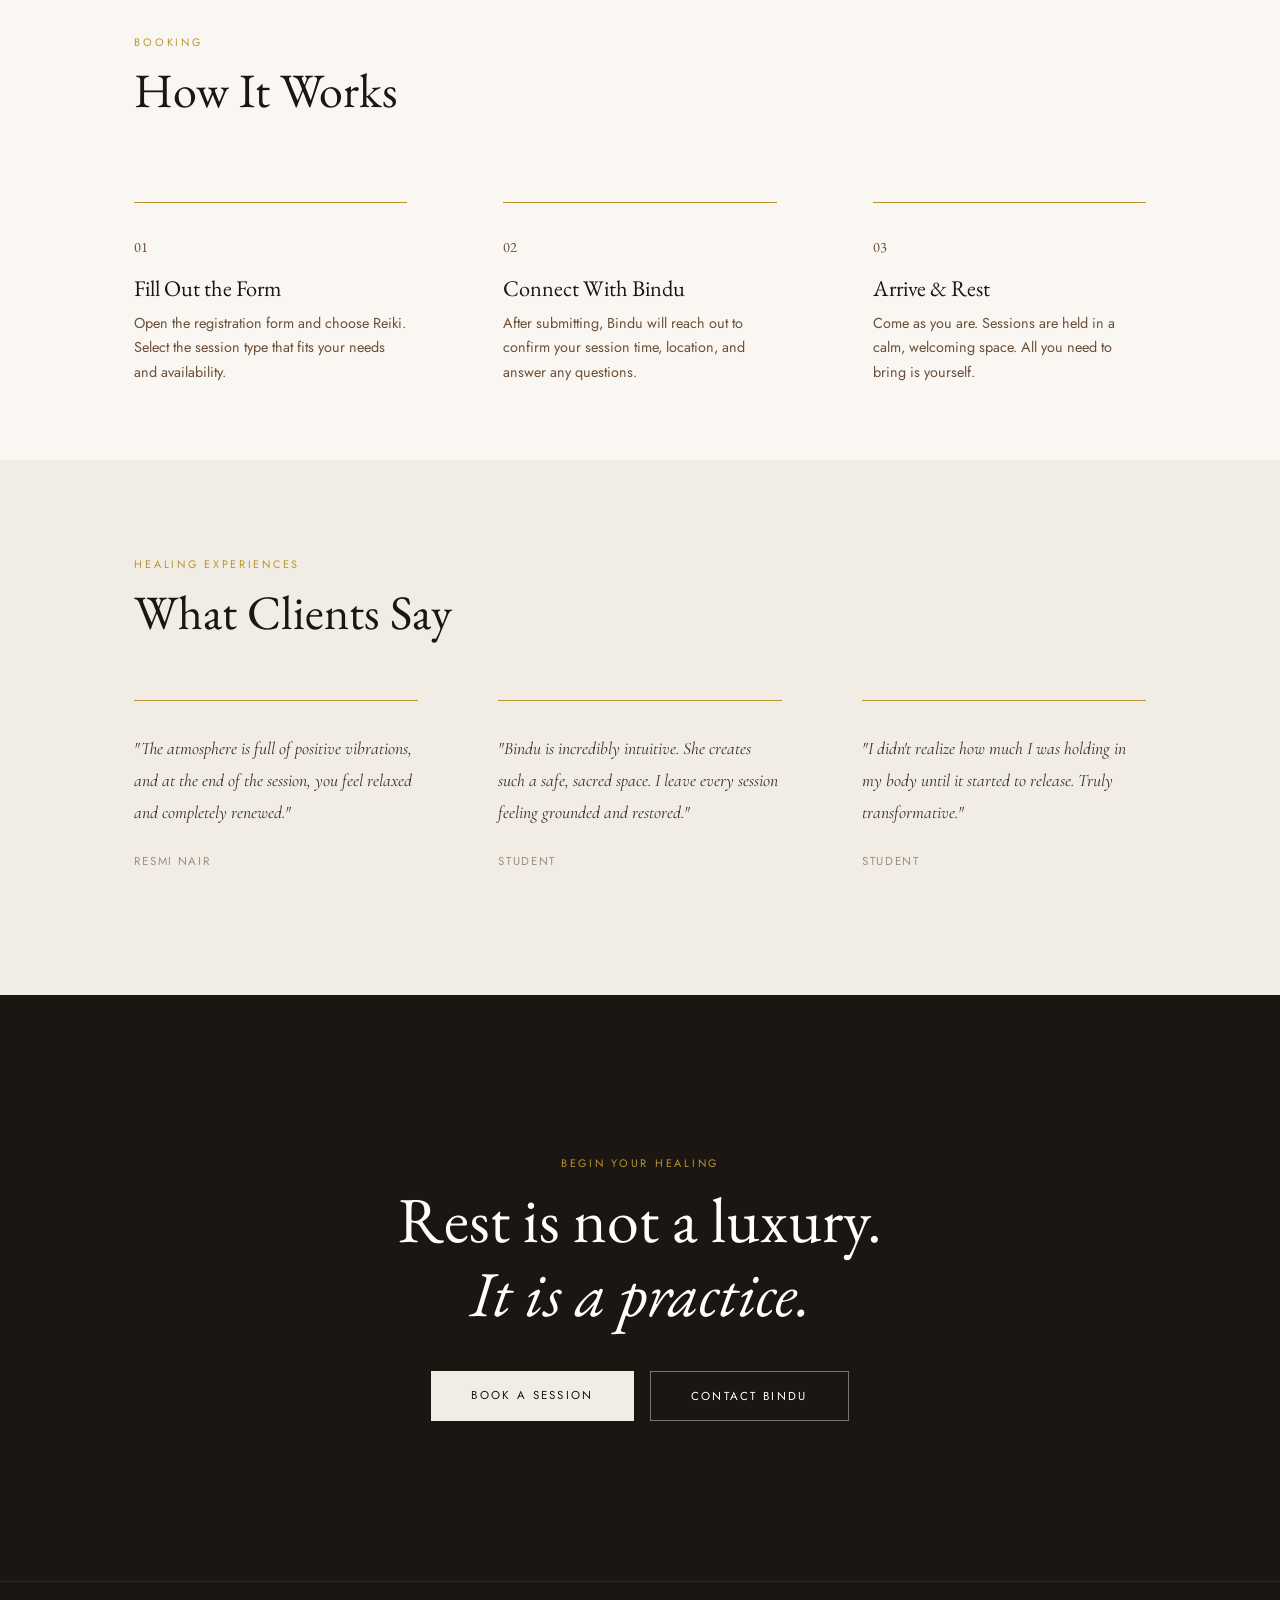
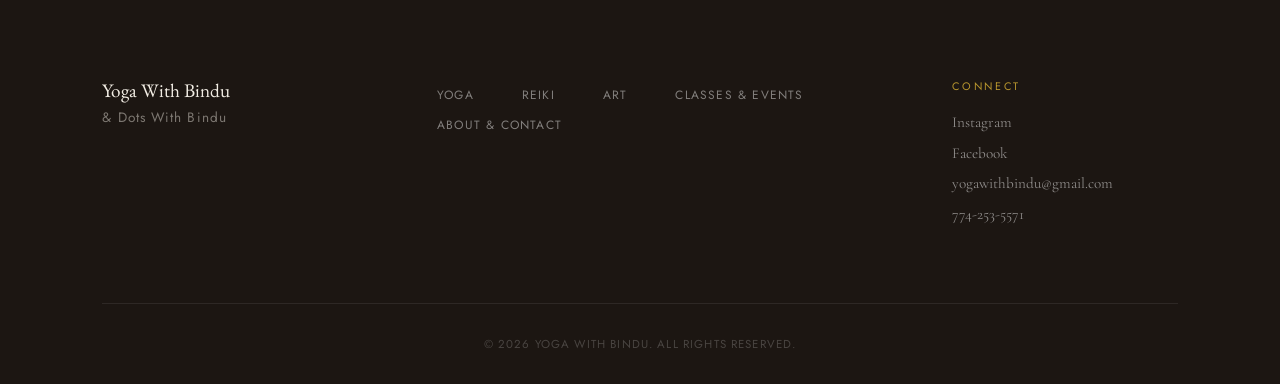
<file: reiki.html>
<!DOCTYPE html>
<html lang="en">
<head>
  <meta charset="UTF-8"/>
  <meta name="viewport" content="width=device-width, initial-scale=1.0"/>
  <title>Reiki — Yoga With Bindu</title>
  <link rel="stylesheet" href="style.css"/>
  <link href="https://fonts.googleapis.com/css2?family=EB+Garamond:ital,wght@0,400;0,500;1,400;1,500&family=Cormorant+Garamond:ital,wght@0,300;0,400;1,300;1,400&family=Jost:wght@300;400&display=swap" rel="stylesheet"/>
</head>
<body>

  <nav class="navbar scrolled" id="navbar">
    <a class="nav-logo" href="index.html">
      <span class="nav-logo-text">Yoga With Bindu</span>
    </a>
    <button class="hamburger" id="hamburger"><span></span><span></span><span></span></button>
    <ul class="nav-links" id="navLinks">
      <li><a href="index.html">Home</a></li>
      <li><a href="yoga.html">Yoga</a></li>
      <li><a href="reiki.html" class="active">Reiki</a></li>
      <li><a href="art.html">Art</a></li>
      <li><a href="classes.html">Classes & Events</a></li>
      <li><a href="about.html">About & Contact</a></li>
    </ul>
  </nav>

  <section class="page-hero">
    <div class="page-hero-bg" style="background-image:url('images/backgrounds/lotus.jpeg'); background-size:cover; background-position:center 40%;"></div>
    <div class="page-hero-overlay"></div>
    <div class="page-hero-content">
      <p class="eyebrow">Reiki Healing</p>
      <h1>Energy work for<br/><em>body and soul</em></h1>
    </div>
  </section>

  <!-- INTRO -->
  <section class="page-content">
    <div class="page-content-inner">
      <div class="reveal-up">
        <p class="eyebrow">What Is Reiki</p>
        <h2>Ancient healing, modern presence</h2>
        <p>Reiki is a Japanese healing art that channels universal life energy to support the recipient's physical, emotional, and spiritual well-being. It is deeply relaxing, always gentle, and completely non-invasive.</p>
        <p>During a session with Bindu, you will lie fully clothed in a comfortable setting. Working with your energy field — no touch required — Bindu allows energy to flow where it is most needed. Most people experience warmth, a profound sense of peace, and deep, restorative rest.</p>
      </div>
      <div class="content-divider"></div>
      <div class="reveal-up">
        <p class="eyebrow">Who It Is For</p>
        <h2>Open to everyone</h2>
        <p>Reiki is suitable for anyone regardless of age or health status. It is particularly supportive for those experiencing stress and anxiety, chronic tension, fatigue, emotional overwhelm, or anyone seeking a quiet space for inner restoration. Bindu is always happy to speak with you before booking to answer questions and help you choose the right session.</p>
      </div>
    </div>
  </section>

  <!-- SESSIONS & PRICING -->
  <section class="offering-rows-section">
    <div class="offering-rows-inner">
      <div class="section-title-block reveal-up">
        <p class="eyebrow">Sessions & Pricing</p>
        <h2>Select Your Session</h2>
      </div>

      <div class="offering-row reveal-up">
        <div class="offering-row-left">
          <p class="offering-row-tag">45-Minute Session</p>
          <h3>Reiki Reset</h3>
          <p>This session is primarily hands-on Reiki, with most of your time spent on the table receiving energy work. Conversation is minimal, with just a brief closing moment to transition you back into your day. A simple, efficient, and restorative option for those who want to receive Reiki without extended discussion.</p>
        </div>
        <div class="offering-row-price">
          <div>
            <p class="price-num">$80</p>
          </div>
          <a href="register.html" target="_blank" class="btn-elegant-outline">Book Now</a>
        </div>
      </div>

      <div class="offering-row reveal-up">
        <div class="offering-row-left">
          <p class="offering-row-tag">60-Minute Session</p>
          <h3>Standard Reiki</h3>
          <p>This session offers a balanced flow of connection and table time. You will spend about 45 minutes receiving hands-on Reiki, with a few minutes at the beginning to settle in and a closing check-in to share reflections. A nourishing session for relaxation, reset, and gentle insight.</p>
        </div>
        <div class="offering-row-price">
          <div>
            <p class="price-num">$95</p>
          </div>
          <a href="register.html" target="_blank" class="btn-elegant-outline">Book Now</a>
        </div>
      </div>

      <div class="offering-row reveal-up">
        <div class="offering-row-left">
          <p class="offering-row-tag">90-Minute Session &mdash; Most Popular</p>
          <h3>Reiki & Reflection</h3>
          <p>This is the most expansive session. It includes 45&ndash;60 minutes of hands-on Reiki followed by dedicated time for conversation and integration. Together we will explore any insights that arose and identify thoughtful next steps to support your ongoing well-being. Ideal for those who appreciate both energetic healing and guided reflection.</p>
        </div>
        <div class="offering-row-price">
          <div>
            <p class="price-num">$145</p>
          </div>
          <a href="register.html" target="_blank" class="btn-elegant-outline">Book Now</a>
        </div>
      </div>

      <div class="offering-row reveal-up">
        <div class="offering-row-left">
          <p class="offering-row-tag">5-Session Package</p>
          <h3>Ongoing Reiki Support</h3>
          <p>This multi-session package is designed for clients who want to build a continued, deepening Reiki practice over time. Regular sessions allow for cumulative healing and a more personalized approach as Bindu gets to know your energy and needs. A meaningful investment in your long-term well-being.</p>
        </div>
        <div class="offering-row-price">
          <div>
            <p class="price-num">$400</p>
            <p class="price-sub">5 sessions</p>
          </div>
          <a href="register.html" target="_blank" class="btn-elegant-outline">Book Now</a>
        </div>
      </div>

    </div>
  </section>

  <!-- HOW IT WORKS -->
  <section class="steps-section">
    <div class="steps-grid-wrap" style="max-width: var(--max-w); margin: 0 auto; padding: 0 2rem;">
      <div class="section-title-block reveal-up">
        <p class="eyebrow">Booking</p>
        <h2>How It Works</h2>
      </div>
      <div class="steps-grid" style="padding: 0; margin: 0;">
        <div class="step reveal-up">
          <p class="step-num">01</p>
          <h3>Fill Out the Form</h3>
          <p>Open the registration form and choose Reiki. Select the session type that fits your needs and availability.</p>
        </div>
        <div class="step reveal-up delay-1">
          <p class="step-num">02</p>
          <h3>Connect With Bindu</h3>
          <p>After submitting, Bindu will reach out to confirm your session time, location, and answer any questions.</p>
        </div>
        <div class="step reveal-up delay-2">
          <p class="step-num">03</p>
          <h3>Arrive & Rest</h3>
          <p>Come as you are. Sessions are held in a calm, welcoming space. All you need to bring is yourself.</p>
        </div>
      </div>
    </div>
  </section>

  <!-- TESTIMONIALS -->
  <section class="testimonials-section">
    <div class="container-inner">
      <div class="section-header reveal-up">
        <p class="eyebrow">Healing Experiences</p>
        <h2>What Clients Say</h2>
      </div>
      <div class="testimonials-grid">
        <div class="testimonial reveal-up">
          <p>"The atmosphere is full of positive vibrations, and at the end of the session, you feel relaxed and completely renewed."</p>
          <cite>Resmi Nair</cite>
        </div>
        <div class="testimonial reveal-up delay-1">
          <p>"Bindu is incredibly intuitive. She creates such a safe, sacred space. I leave every session feeling grounded and restored."</p>
          <cite>Student</cite>
        </div>
        <div class="testimonial reveal-up delay-2">
          <p>"I didn't realize how much I was holding in my body until it started to release. Truly transformative."</p>
          <cite>Student</cite>
        </div>
      </div>
    </div>
  </section>

  <section class="cta-banner">
    <p class="eyebrow">Begin your healing</p>
    <h2>Rest is not a luxury.<br/><em>It is a practice.</em></h2>
    <div class="cta-buttons">
      <a href="register.html" target="_blank" class="btn-elegant">Book a Session</a>
      <a href="about.html" class="btn-elegant-light">Contact Bindu</a>
    </div>
  </section>

  <footer class="site-footer">
    <div class="footer-inner">
      <div class="footer-brand">
        
        <p>Yoga With Bindu<br/><span>& Dots With Bindu</span></p>
      </div>
      <nav class="footer-nav">
        <a href="yoga.html">Yoga</a>
        <a href="reiki.html">Reiki</a>
        <a href="art.html">Art</a>
        <a href="classes.html">Classes & Events</a>
        <a href="about.html">About & Contact</a>
      </nav>
      <div class="footer-connect">
        <p class="eyebrow">Connect</p>
        <a href="https://www.instagram.com/doyogawithbindu/" target="_blank">Instagram</a>
        <a href="https://www.facebook.com/DotsWithBindu/" target="_blank">Facebook</a>
        <a href="mailto:yogawithbindu@gmail.com">yogawithbindu@gmail.com</a>
        <a href="tel:7742535571">774-253-5571</a>
      </div>
    </div>
    <div class="footer-bottom">
      <p>&copy; 2026 Yoga With Bindu. All rights reserved.</p>
    </div>
  </footer>

  <script src="script.js"></script>
</body>
</html>
</file>
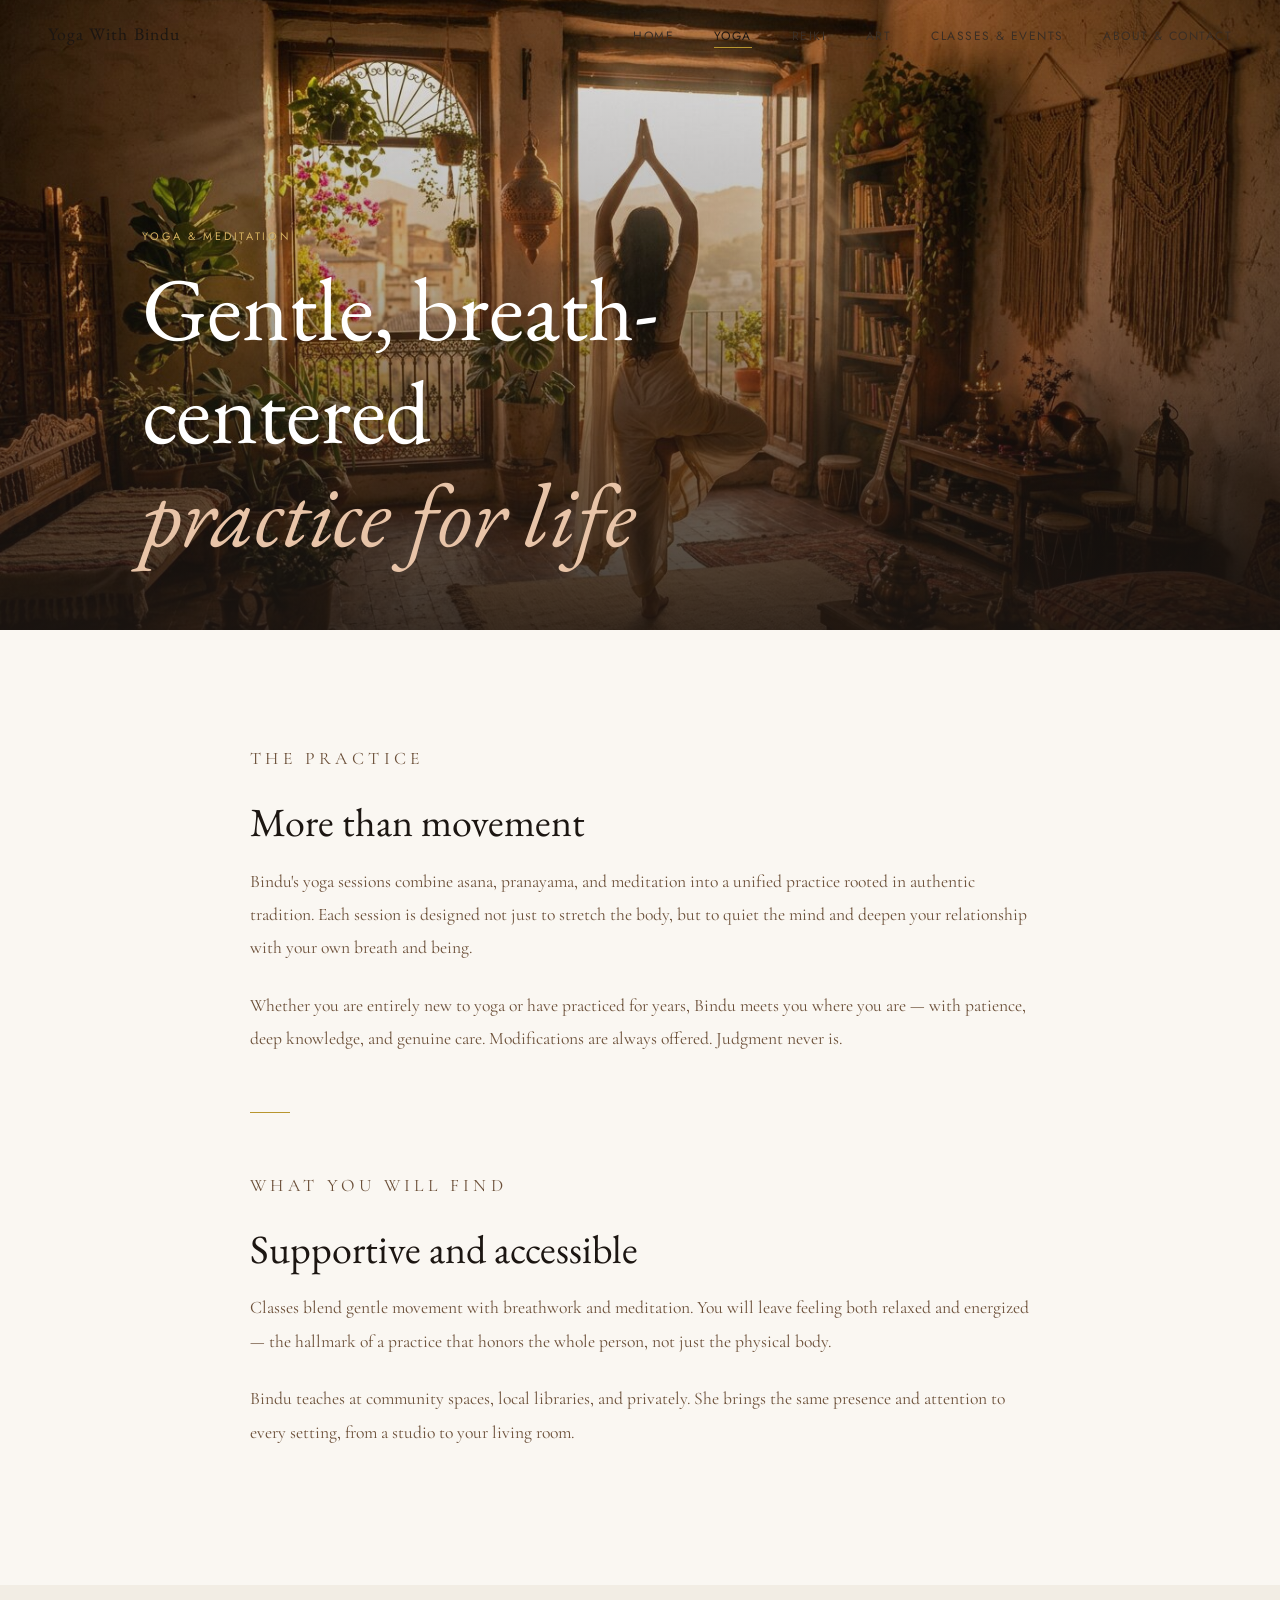
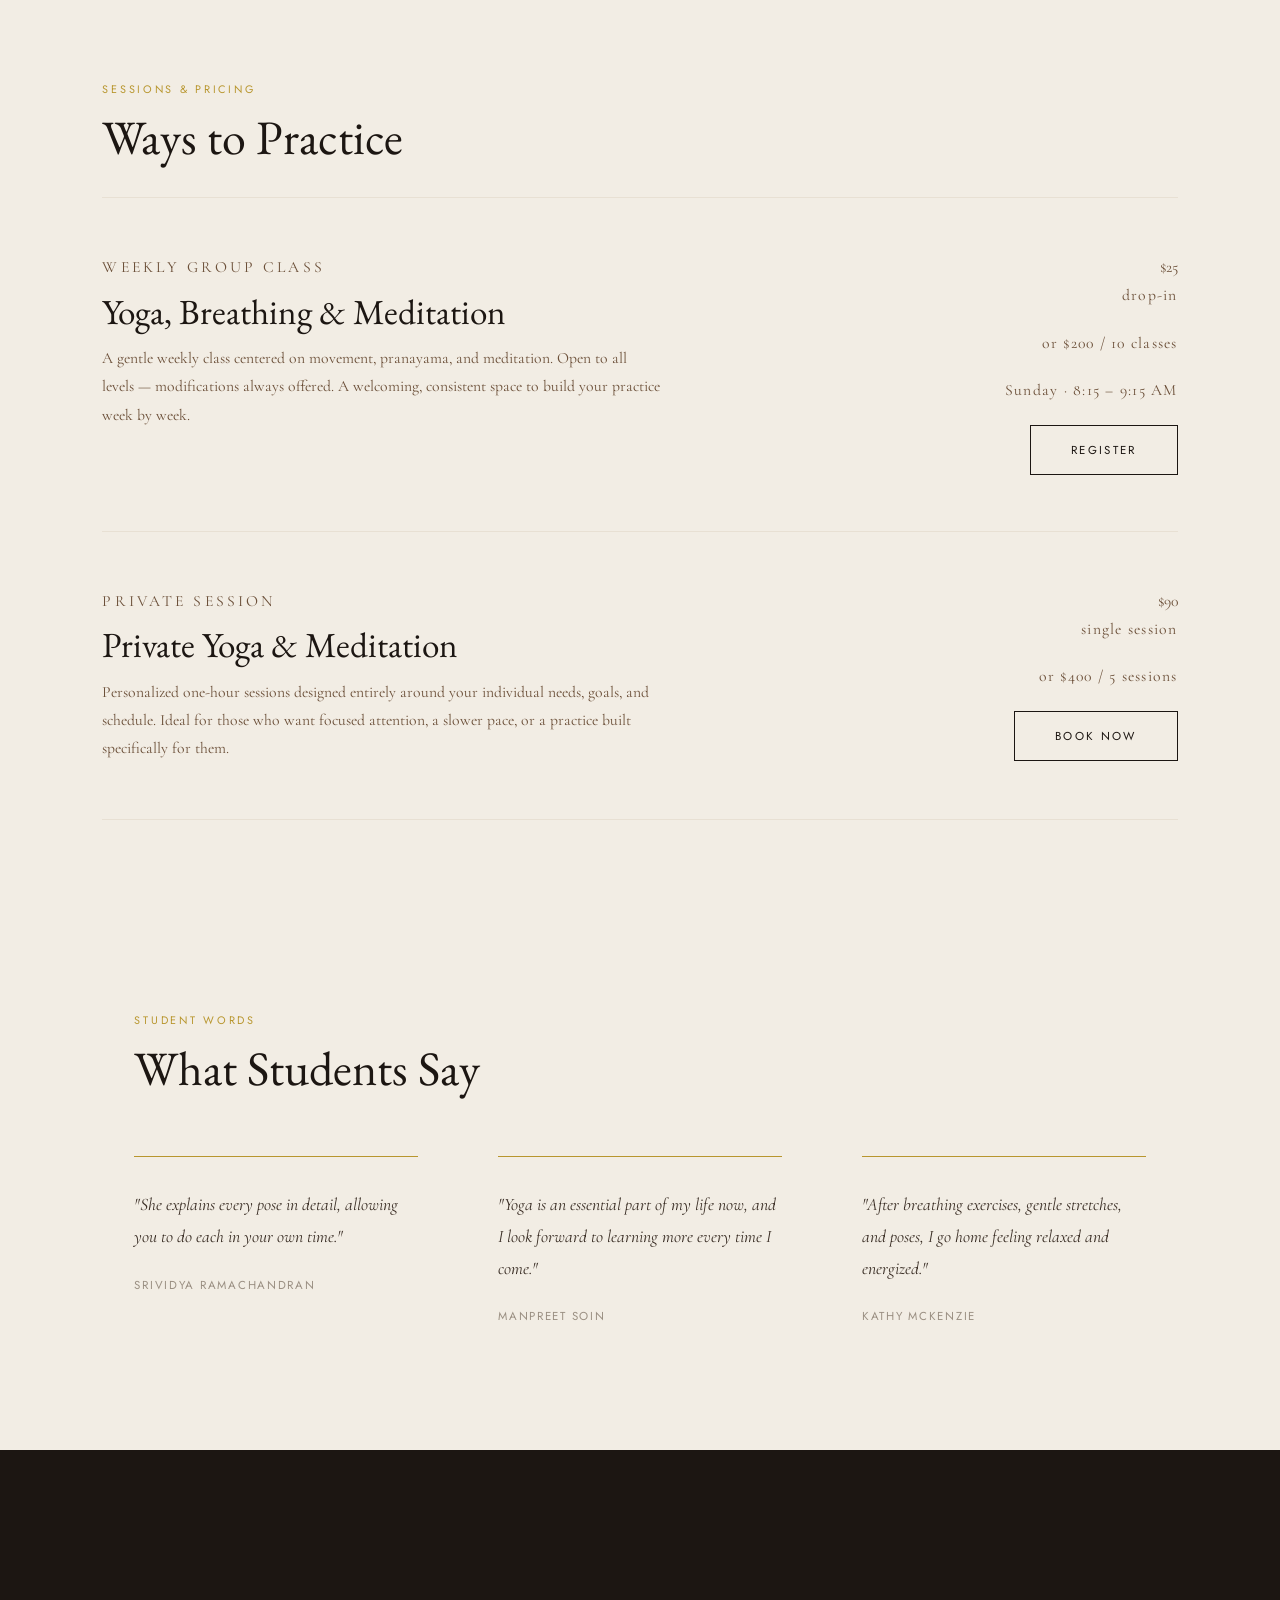
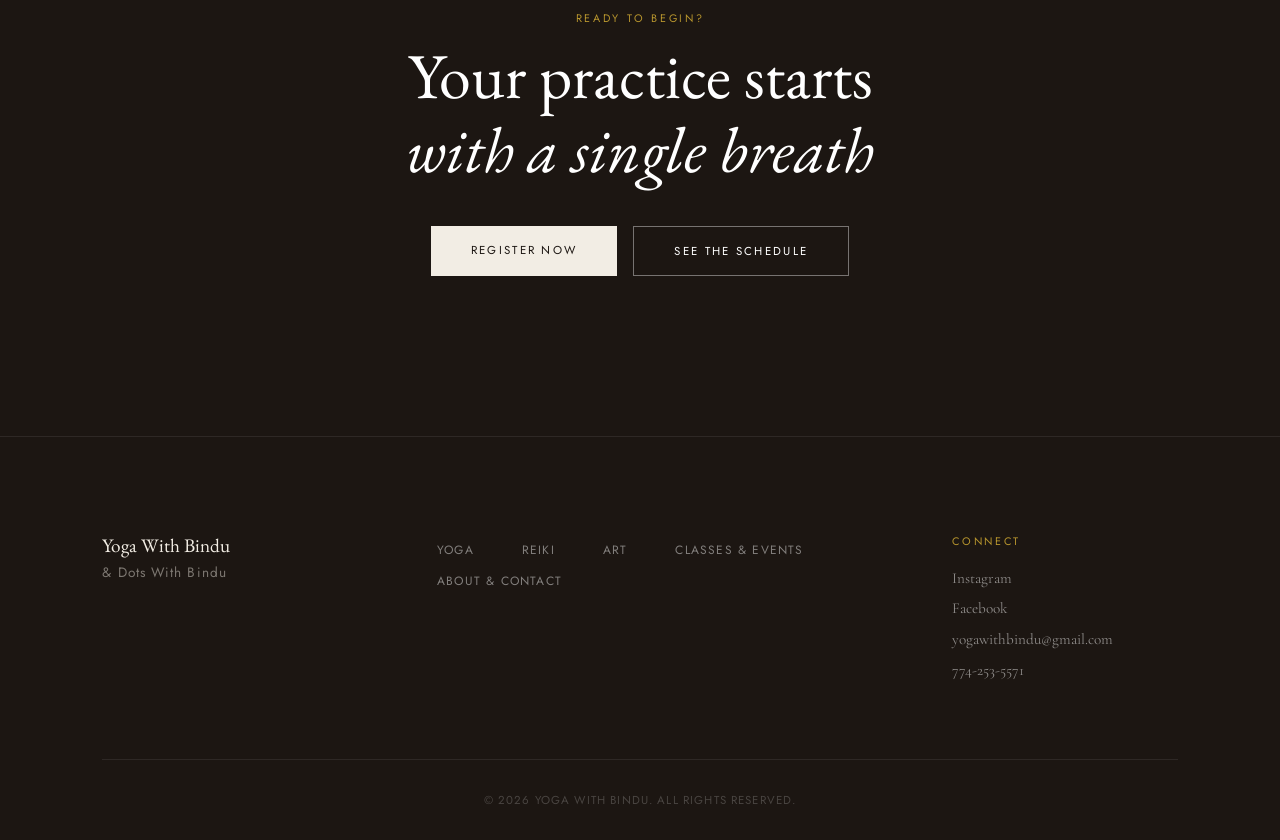
<file: yoga.html>
<!DOCTYPE html>
<html lang="en">
<head>
  <meta charset="UTF-8"/>
  <meta name="viewport" content="width=device-width, initial-scale=1.0"/>
  <title>Yoga & Meditation — Yoga With Bindu</title>
  <link rel="stylesheet" href="style.css"/>
  <link href="https://fonts.googleapis.com/css2?family=EB+Garamond:ital,wght@0,400;0,500;1,400;1,500&family=Cormorant+Garamond:ital,wght@0,300;0,400;1,300;1,400&family=Jost:wght@300;400&display=swap" rel="stylesheet"/>
</head>
<body>

  <nav class="navbar scrolled" id="navbar">
    <a class="nav-logo" href="index.html">
      <span class="nav-logo-text">Yoga With Bindu</span>
    </a>
    <button class="hamburger" id="hamburger"><span></span><span></span><span></span></button>
    <ul class="nav-links" id="navLinks">
      <li><a href="index.html">Home</a></li>
      <li><a href="yoga.html" class="active">Yoga</a></li>
      <li><a href="reiki.html">Reiki</a></li>
      <li><a href="art.html">Art</a></li>
      <li><a href="classes.html">Classes & Events</a></li>
      <li><a href="about.html">About & Contact</a></li>
    </ul>
  </nav>

  <!-- PAGE HERO -->
  <section class="page-hero">
    <div class="page-hero-bg" style="background-image:url('images/backgrounds/yogagolden3.jpg'); background-size:cover; background-position:center 30%;"></div>
    <div class="page-hero-overlay"></div>
    <div class="page-hero-content">
      <p class="eyebrow">Yoga & Meditation</p>
      <h1>Gentle, breath-centered<br/><em>practice for life</em></h1>
    </div>
  </section>

  <!-- INTRO -->
  <section class="page-content">
    <div class="page-content-inner">
      <div class="reveal-up">
        <p class="eyebrow">The Practice</p>
        <h2>More than movement</h2>
        <p>Bindu's yoga sessions combine asana, pranayama, and meditation into a unified practice rooted in authentic tradition. Each session is designed not just to stretch the body, but to quiet the mind and deepen your relationship with your own breath and being.</p>
        <p>Whether you are entirely new to yoga or have practiced for years, Bindu meets you where you are — with patience, deep knowledge, and genuine care. Modifications are always offered. Judgment never is.</p>
      </div>
      <div class="content-divider"></div>
      <div class="reveal-up">
        <p class="eyebrow">What You Will Find</p>
        <h2>Supportive and accessible</h2>
        <p>Classes blend gentle movement with breathwork and meditation. You will leave feeling both relaxed and energized — the hallmark of a practice that honors the whole person, not just the physical body.</p>
        <p>Bindu teaches at community spaces, local libraries, and privately. She brings the same presence and attention to every setting, from a studio to your living room.</p>
      </div>
    </div>
  </section>

  <!-- SESSIONS & PRICING -->
  <section class="offering-rows-section">
    <div class="offering-rows-inner">
      <div class="section-title-block reveal-up">
        <p class="eyebrow">Sessions & Pricing</p>
        <h2>Ways to Practice</h2>
      </div>

      <div class="offering-row reveal-up">
        <div class="offering-row-left">
          <p class="offering-row-tag">Weekly Group Class</p>
          <h3>Yoga, Breathing & Meditation</h3>
          <p>A gentle weekly class centered on movement, pranayama, and meditation. Open to all levels — modifications always offered. A welcoming, consistent space to build your practice week by week.</p>
        </div>
        <div class="offering-row-price">
          <div>
            <p class="price-num">$25</p>
            <p class="price-sub">drop-in</p>
          </div>
          <p class="price-sub">or $200 / 10 classes</p>
          <p class="price-sub">Sunday &middot; 8:15 &ndash; 9:15 AM</p>
          <a href="register.html" target="_blank" class="btn-elegant-outline">Register</a>
        </div>
      </div>

      <div class="offering-row reveal-up">
        <div class="offering-row-left">
          <p class="offering-row-tag">Private Session</p>
          <h3>Private Yoga & Meditation</h3>
          <p>Personalized one-hour sessions designed entirely around your individual needs, goals, and schedule. Ideal for those who want focused attention, a slower pace, or a practice built specifically for them.</p>
        </div>
        <div class="offering-row-price">
          <div>
            <p class="price-num">$90</p>
            <p class="price-sub">single session</p>
          </div>
          <p class="price-sub">or $400 / 5 sessions</p>
          <a href="register.html" target="_blank" class="btn-elegant-outline">Book Now</a>
        </div>
      </div>
    </div>
  </section>

  <!-- TESTIMONIALS -->
  <section class="testimonials-section">
    <div class="container-inner">
      <div class="section-header reveal-up">
        <p class="eyebrow">Student Words</p>
        <h2>What Students Say</h2>
      </div>
      <div class="testimonials-grid">
        <div class="testimonial reveal-up">
          <p>"She explains every pose in detail, allowing you to do each in your own time."</p>
          <cite>Srividya Ramachandran</cite>
        </div>
        <div class="testimonial reveal-up delay-1">
          <p>"Yoga is an essential part of my life now, and I look forward to learning more every time I come."</p>
          <cite>Manpreet Soin</cite>
        </div>
        <div class="testimonial reveal-up delay-2">
          <p>"After breathing exercises, gentle stretches, and poses, I go home feeling relaxed and energized."</p>
          <cite>Kathy McKenzie</cite>
        </div>
      </div>
    </div>
  </section>

  <!-- CTA -->
  <section class="cta-banner">
    <p class="eyebrow">Ready to begin?</p>
    <h2>Your practice starts<br/><em>with a single breath</em></h2>
    <div class="cta-buttons">
      <a href="register.html" target="_blank" class="btn-elegant">Register Now</a>
      <a href="classes.html" class="btn-elegant-light">See the Schedule</a>
    </div>
  </section>

  <footer class="site-footer">
    <div class="footer-inner">
      <div class="footer-brand">
        
        <p>Yoga With Bindu<br/><span>& Dots With Bindu</span></p>
      </div>
      <nav class="footer-nav">
        <a href="yoga.html">Yoga</a>
        <a href="reiki.html">Reiki</a>
        <a href="art.html">Art</a>
        <a href="classes.html">Classes & Events</a>
        <a href="about.html">About & Contact</a>
      </nav>
      <div class="footer-connect">
        <p class="eyebrow">Connect</p>
        <a href="https://www.instagram.com/doyogawithbindu/" target="_blank">Instagram</a>
        <a href="https://www.facebook.com/DotsWithBindu/" target="_blank">Facebook</a>
        <a href="mailto:yogawithbindu@gmail.com">yogawithbindu@gmail.com</a>
        <a href="tel:7742535571">774-253-5571</a>
      </div>
    </div>
    <div class="footer-bottom">
      <p>&copy; 2026 Yoga With Bindu. All rights reserved.</p>
    </div>
  </footer>

  <script src="script.js"></script>
</body>
</html>
</file>
<file: style.css>
/* ============================
   YOGA WITH BINDU — v3 luxury redesign
   ============================ */

@import url('https://fonts.googleapis.com/css2?family=EB+Garamond:ital,wght@0,400;0,500;1,400;1,500&family=Cormorant+Garamond:ital,wght@0,300;0,400;1,300;1,400&family=Jost:wght@300;400&display=swap');

:root {
  /* Core palette */
  --parchment:      #f2ede4;
  --parchment-dark: #e8e0d3;
  --ivory:          #faf7f2;
  --charcoal:       #1c1612;
  --charcoal-mid:   #3a2e25;
  --brown-warm:     #6b4f38;
  --gold:           #b8962e;
  --gold-light:     #d4b060;
  --sage:           #6b7a5e;
  --sage-light:     #9aab8f;
  --peach-muted:    #d4956a;
  --peach-soft:     #e8c4a8;
  --stone:          #9a8f82;

  /* Typography */
  --font-display: 'EB Garamond', 'Cormorant Garamond', Georgia, serif;
  --font-serif:   'Cormorant Garamond', Georgia, serif;
  --font-body:    'Jost', sans-serif;

  /* Spacing */
  --max-w: 1200px;
  --section-pad: 9rem 2rem;

  /* Effects */
  --transition: 0.4s ease;
  --transition-slow: 0.8s ease;
}

*, *::before, *::after { box-sizing: border-box; margin: 0; padding: 0; }
html { scroll-behavior: smooth; font-size: 16px; }

body {
  font-family: var(--font-body);
  background: var(--ivory);
  color: var(--charcoal);
  overflow-x: hidden;
  cursor: default;
}

img { max-width: 100%; display: block; }
a { color: inherit; text-decoration: none; }

h1, h2, h3, h4 {
  font-family: var(--font-display);
  font-weight: 400;
  line-height: 1.15;
}

/* ============================
   IMAGE PLACEHOLDERS
   ============================ */
.hero-img-placeholder,
.offering-img-placeholder,
.quote-bg-placeholder,
.page-img-placeholder,
.about-img-placeholder {
  width: 100%;
  height: 100%;
  background: linear-gradient(135deg, var(--parchment-dark) 0%, var(--parchment) 100%);
  display: flex;
  align-items: center;
  justify-content: center;
  min-height: 200px;
}
.placeholder-inner {
  text-align: center;
  padding: 2rem;
  border: 1px dashed var(--stone);
  border-radius: 4px;
}
.placeholder-label {
  font-family: var(--font-body);
  font-size: 0.75rem;
  letter-spacing: 0.15em;
  text-transform: uppercase;
  color: var(--stone);
  margin-bottom: 0.5rem;
}
.placeholder-hint {
  font-size: 0.78rem;
  color: var(--stone);
  opacity: 0.7;
  line-height: 1.6;
}
.placeholder-hint code {
  font-family: monospace;
  background: rgba(0,0,0,0.06);
  padding: 0.1rem 0.3rem;
  border-radius: 2px;
}

/* ============================
   SCROLL ANIMATIONS
   ============================ */
.reveal-up {
  opacity: 0;
  transform: translateY(40px);
  transition: opacity 0.9s cubic-bezier(0.16,1,0.3,1), transform 0.9s cubic-bezier(0.16,1,0.3,1);
}
.reveal-up.visible {
  opacity: 1;
  transform: translateY(0);
}
.reveal-panel {
  opacity: 0;
  transform: translateY(30px);
  transition: opacity 1s cubic-bezier(0.16,1,0.3,1), transform 1s cubic-bezier(0.16,1,0.3,1);
}
.reveal-panel.visible {
  opacity: 1;
  transform: translateY(0);
}
.delay-1 { transition-delay: 0.15s; }
.delay-2 { transition-delay: 0.3s; }
.delay-3 { transition-delay: 0.45s; }
.delay-4 { transition-delay: 0.6s; }

/* Prevent reveal-up from creating phantom height gaps in grids */
.steps-grid .reveal-up,
.testimonials-grid .reveal-up,
.credentials-row .reveal-up,
.contact-grid .reveal-up {
  transform: translateY(20px);
}

/* ============================
   NAVBAR
   ============================ */
.navbar {
  position: fixed;
  top: 0; left: 0; right: 0;
  z-index: 100;
  display: flex;
  align-items: center;
  justify-content: space-between;
  padding: 1.4rem 3rem;
  transition: background var(--transition), padding var(--transition), border-bottom var(--transition);
}
.navbar.scrolled {
  background: rgba(242,237,228,0.96);
  backdrop-filter: blur(12px);
  padding: 1rem 3rem;
  border-bottom: 1px solid rgba(184,150,46,0.15);
}
.navbar.hero-dark {
  background: transparent;
}
.navbar.hero-dark .nav-links a {
  color: rgba(255,255,255,0.85);
}
.navbar.hero-dark .nav-links a:hover {
  color: #fff;
}
.navbar.hero-dark .nav-links a::after {
  background: rgba(255,255,255,0.7);
}
.navbar.hero-dark .hamburger span {
  background: rgba(255,255,255,0.85);
}
.navbar.hero-dark .nav-logo-text {
  color: #fff;
}

/* Logo as text */
.nav-logo-text {
  font-family: var(--font-display);
  font-size: 1.1rem;
  font-weight: 400;
  color: var(--charcoal);
  letter-spacing: 0.06em;
  transition: color var(--transition);
  white-space: nowrap;
}
.nav-logo-text:hover {
  color: var(--gold);
}

.nav-links {
  list-style: none;
  display: flex;
  gap: 2.5rem;
  align-items: center;
}
.nav-links a {
  font-family: var(--font-body);
  font-size: 0.75rem;
  letter-spacing: 0.12em;
  text-transform: uppercase;
  color: var(--charcoal-mid);
  transition: color var(--transition);
  position: relative;
}
.nav-links a::after {
  content: '';
  position: absolute;
  bottom: -3px;
  left: 0; right: 0;
  height: 1px;
  background: var(--gold);
  transform: scaleX(0);
  transition: transform var(--transition);
  transform-origin: left;
}
.nav-links a:hover::after,
.nav-links a.active::after { transform: scaleX(1); }
.nav-links a:hover,
.nav-links a.active { color: var(--charcoal); }

.hamburger {
  display: none;
  flex-direction: column;
  gap: 5px;
  background: none;
  border: none;
  cursor: pointer;
  padding: 4px;
}
.hamburger span {
  display: block;
  width: 22px;
  height: 1px;
  background: var(--charcoal);
  transition: all var(--transition);
}

/* ============================
   HERO
   ============================ */
.hero {
  position: relative;
  height: 100vh;
  min-height: 600px;
  display: flex;
  align-items: center;
  justify-content: center;
  overflow: hidden;
}
.hero-parallax {
  position: absolute;
  inset: -20%;
  z-index: 0;
  will-change: transform;
}
/* When real image is added, use this instead of placeholder: */
.hero-parallax.has-image {
  background-image: url('images/hero-bg.jpg');
  background-size: cover;
  background-position: center;
}
.hero-img-placeholder {
  position: absolute;
  inset: 0;
}
.hero-overlay {
  position: absolute;
  inset: 0;
  background: linear-gradient(
    to bottom,
    rgba(28,22,18,0.35) 0%,
    rgba(28,22,18,0.5) 50%,
    rgba(28,22,18,0.7) 100%
  );
  z-index: 1;
}
.hero-content {
  position: relative;
  z-index: 2;
  text-align: center;
  color: #fff;
  padding: 2rem;
  max-width: 800px;
}
.hero-eyebrow {
  font-family: var(--font-body);
  font-size: 0.72rem;
  letter-spacing: 0.35em;
  text-transform: uppercase;
  color: rgba(255,255,255,0.7);
  margin-bottom: 1.8rem;
}
.hero-title {
  font-size: clamp(4rem, 10vw, 8rem);
  font-weight: 400;
  line-height: 0.95;
  margin-bottom: 2rem;
  color: #fff;
}
.hero-title em {
  font-style: italic;
  font-weight: 300;
  color: var(--peach-soft);
}
.hero-divider {
  width: 40px;
  height: 1px;
  background: var(--gold-light);
  margin: 0 auto 2rem;
}
.hero-sub {
  font-family: var(--font-serif);
  font-size: clamp(1rem, 2vw, 1.3rem);
  font-weight: 300;
  font-style: italic;
  color: rgba(255,255,255,0.8);
  line-height: 1.7;
  margin-bottom: 3rem;
}
.hero-cta {
  display: inline-block;
  font-family: var(--font-body);
  font-size: 0.72rem;
  letter-spacing: 0.2em;
  text-transform: uppercase;
  color: #fff;
  border: 1px solid rgba(255,255,255,0.5);
  padding: 1rem 2.5rem;
  transition: all var(--transition);
}
.hero-cta:hover {
  background: rgba(255,255,255,0.1);
  border-color: rgba(255,255,255,0.8);
}
.hero-scroll-indicator {
  position: absolute;
  bottom: 2.5rem;
  left: 50%;
  transform: translateX(-50%);
  z-index: 2;
  display: flex;
  flex-direction: column;
  align-items: center;
  gap: 0.8rem;
  color: rgba(255,255,255,0.5);
  cursor: pointer;
}
.scroll-line {
  display: block;
  width: 1px;
  height: 50px;
  background: linear-gradient(to bottom, transparent, rgba(255,255,255,0.5));
  animation: scrollPulse 2s ease-in-out infinite;
}
@keyframes scrollPulse {
  0%, 100% { opacity: 0.3; transform: scaleY(1); }
  50% { opacity: 1; transform: scaleY(1.2); }
}
.scroll-text {
  font-size: 0.65rem;
  letter-spacing: 0.2em;
  text-transform: uppercase;
}

/* ============================
   INTRO STATEMENT
   ============================ */
.intro-statement {
  padding: var(--section-pad);
  background: var(--ivory);
  text-align: center;
}
.intro-inner {
  max-width: 760px;
  margin: 0 auto;
}
.intro-eyebrow {
  font-family: var(--font-body);
  font-size: 0.7rem;
  letter-spacing: 0.25em;
  text-transform: uppercase;
  color: var(--gold);
  margin-bottom: 2rem;
}
.intro-statement h2 {
  font-size: clamp(2.2rem, 5vw, 3.8rem);
  color: var(--charcoal);
  margin-bottom: 2rem;
  line-height: 1.2;
}
.intro-statement h2 em {
  font-style: italic;
  color: var(--peach-muted);
}
.intro-body {
  font-family: var(--font-serif);
  font-size: 1.15rem;
  color: var(--brown-warm);
  line-height: 1.9;
  font-weight: 300;
}

/* ============================
   OFFERINGS PANELS
   ============================ */
.offerings-section {
  display: grid;
  grid-template-columns: repeat(3, 1fr);
  min-height: 85vh;
}
.offering-panel {
  position: relative;
  display: flex;
  flex-direction: column;
  overflow: hidden;
  cursor: pointer;
  border-right: 1px solid var(--parchment-dark);
}
.offering-panel:last-child { border-right: none; }

.offering-img {
  flex: 1;
  min-height: 400px;
  overflow: hidden;
  position: relative;
}
.offering-img img {
  width: 100%;
  height: 100%;
  object-fit: cover;
  transition: transform 0.8s cubic-bezier(0.16,1,0.3,1);
}
.offering-panel:hover .offering-img img {
  transform: scale(1.06);
}
.offering-img-placeholder {
  flex: 1;
  min-height: 400px;
  transition: transform 0.8s cubic-bezier(0.16,1,0.3,1);
}

.offering-text {
  padding: 2.5rem 2rem;
  background: var(--parchment);
  border-top: 1px solid var(--parchment-dark);
  transition: background var(--transition);
}
.offering-panel:hover .offering-text {
  background: var(--charcoal);
}
.offering-panel:hover .offering-text h3,
.offering-panel:hover .offering-text p,
.offering-panel:hover .offering-num { color: rgba(255,255,255,0.9); }
.offering-panel:hover .offering-link { color: var(--gold-light); }

.offering-num {
  font-family: var(--font-body);
  font-size: 0.68rem;
  letter-spacing: 0.2em;
  color: var(--gold);
  margin-bottom: 0.8rem;
  transition: color var(--transition);
}
.offering-text h3 {
  font-size: 1.9rem;
  margin-bottom: 0.8rem;
  color: var(--charcoal);
  transition: color var(--transition);
}
.offering-text p {
  font-size: 0.88rem;
  color: var(--brown-warm);
  line-height: 1.7;
  margin-bottom: 1.2rem;
  transition: color var(--transition);
}
.offering-link {
  font-family: var(--font-body);
  font-size: 0.7rem;
  letter-spacing: 0.18em;
  text-transform: uppercase;
  color: var(--peach-muted);
  transition: color var(--transition);
}

/* ============================
   QUOTE SECTION
   ============================ */
.quote-section {
  position: relative;
  min-height: 70vh;
  display: flex;
  align-items: center;
  justify-content: center;
  overflow: hidden;
}
.quote-bg {
  position: absolute;
  inset: 0;
  z-index: 0;
}
.quote-bg.has-image {
  background-image: url('images/quote-bg.jpg');
  background-size: cover;
  background-position: center;
  background-attachment: fixed;
}
.quote-bg-placeholder {
  position: absolute;
  inset: 0;
}
.quote-overlay {
  position: absolute;
  inset: 0;
  background: rgba(28,22,18,0.72);
  z-index: 1;
}
.quote-content {
  position: relative;
  z-index: 2;
  text-align: center;
  color: #fff;
  padding: 4rem 2rem;
  max-width: 700px;
}
.quote-mark-line {
  width: 60px;
  height: 1px;
  background: var(--gold);
  margin: 0 auto 2.5rem;
}
.quote-content blockquote {
  font-family: var(--font-display);
  font-size: clamp(1.8rem, 4vw, 3rem);
  font-weight: 400;
  line-height: 1.4;
  color: #fff;
}
.quote-content blockquote em {
  color: var(--peach-soft);
}

/* ============================
   TESTIMONIALS
   ============================ */
.testimonials-section {
  padding: var(--section-pad);
  background: var(--parchment);
}
.container-inner {
  max-width: var(--max-w);
  margin: 0 auto;
  padding: 0 2rem;
}
.section-header {
  margin-bottom: 2.5rem;
}
.section-header h2 {
  font-size: clamp(2rem, 4vw, 3rem);
  color: var(--charcoal);
}
.eyebrow {
  font-family: var(--font-body);
  font-size: 0.68rem;
  letter-spacing: 0.25em;
  text-transform: uppercase;
  color: var(--gold);
  margin-bottom: 0.8rem;
  display: block;
}
.testimonials-grid {
  display: grid;
  grid-template-columns: repeat(3, 1fr);
  gap: 3rem;
  margin-bottom: 3rem;
}
.testimonial {
  border-top: 1px solid var(--gold);
  padding-top: 2rem;
}
.testimonial p {
  font-family: var(--font-serif);
  font-size: 1.05rem;
  font-style: italic;
  color: var(--charcoal-mid);
  line-height: 1.8;
  margin-bottom: 1.2rem;
}
.testimonial cite {
  font-family: var(--font-body);
  font-size: 0.72rem;
  letter-spacing: 0.15em;
  text-transform: uppercase;
  color: var(--stone);
  font-style: normal;
}
.testimonials-cta {
  text-align: center;
}
.text-link {
  font-family: var(--font-body);
  font-size: 0.75rem;
  letter-spacing: 0.15em;
  text-transform: uppercase;
  color: var(--charcoal-mid);
  border-bottom: 1px solid var(--gold);
  padding-bottom: 2px;
  transition: color var(--transition);
}
.text-link:hover { color: var(--gold); }

/* ============================
   ANNOUNCEMENT STRIP
   ============================ */
.announcement-section {
  padding: 5rem 2rem;
  background: var(--charcoal);
}
.announcement-inner {
  max-width: var(--max-w);
  margin: 0 auto;
  display: flex;
  align-items: center;
  justify-content: space-between;
  gap: 3rem;
  flex-wrap: wrap;
}
.announcement-inner .eyebrow { color: var(--gold); }
.announcement-inner h3 {
  font-size: clamp(1.4rem, 3vw, 2.2rem);
  color: #fff;
  margin-bottom: 0.5rem;
}
.announcement-inner p {
  font-size: 0.88rem;
  color: var(--stone);
  letter-spacing: 0.05em;
}

/* ============================
   BUTTONS
   ============================ */
.btn-elegant {
  display: inline-block;
  font-family: var(--font-body);
  font-size: 0.72rem;
  letter-spacing: 0.2em;
  text-transform: uppercase;
  color: var(--charcoal);
  background: var(--parchment);
  padding: 1rem 2.5rem;
  transition: all var(--transition);
  white-space: nowrap;
  flex-shrink: 0;
}
.btn-elegant:hover {
  background: var(--gold);
  color: #fff;
}
.btn-elegant-outline {
  display: inline-block;
  font-family: var(--font-body);
  font-size: 0.72rem;
  letter-spacing: 0.2em;
  text-transform: uppercase;
  color: var(--charcoal);
  border: 1px solid var(--charcoal);
  padding: 1rem 2.5rem;
  transition: all var(--transition);
}
.btn-elegant-outline:hover {
  background: var(--charcoal);
  color: var(--parchment);
}
.btn-elegant-light {
  display: inline-block;
  font-family: var(--font-body);
  font-size: 0.72rem;
  letter-spacing: 0.2em;
  text-transform: uppercase;
  color: #fff;
  border: 1px solid rgba(255,255,255,0.4);
  padding: 1rem 2.5rem;
  transition: all var(--transition);
}
.btn-elegant-light:hover {
  background: rgba(255,255,255,0.1);
  border-color: #fff;
}

/* ============================
   PAGE HERO (inner pages)
   ============================ */
.page-hero {
  position: relative;
  height: 60vh;
  min-height: 400px;
  display: flex;
  align-items: flex-end;
  overflow: hidden;
  padding-top: 80px;
}
.page-hero-bg {
  position: absolute;
  inset: 0;
  z-index: 0;
}
.page-hero-bg.has-image {
  background-size: cover;
  background-position: center;
}
.page-hero-overlay {
  position: absolute;
  inset: 0;
  background: linear-gradient(to top, rgba(28,22,18,0.85) 0%, rgba(28,22,18,0.3) 60%, rgba(28,22,18,0.1) 100%);
  z-index: 1;
}
.page-hero-content {
  position: relative;
  z-index: 2;
  color: #fff;
  padding: 4rem 4rem;
  max-width: var(--max-w);
  margin: 0 auto;
  width: 100%;
}
.page-hero-content .eyebrow { color: var(--gold-light); }
.page-hero-content h1 {
  font-size: clamp(2.5rem, 7vw, 5.5rem);
  font-weight: 400;
  color: #fff;
  margin-top: 0.5rem;
}
.page-hero-content h1 em { font-style: italic; color: var(--peach-soft); }

/* ============================
   PAGE CONTENT
   ============================ */
.page-content {
  padding: var(--section-pad);
  background: var(--ivory);
}
.page-content-inner {
  max-width: 900px;
  margin: 0 auto;
  padding: 0 2rem;
}
.page-content h2 {
  font-size: clamp(1.8rem, 3.5vw, 2.8rem);
  margin-bottom: 1.2rem;
  color: var(--charcoal);
}
.page-content p {
  font-family: var(--font-serif);
  font-size: 1.05rem;
  color: var(--brown-warm);
  line-height: 1.9;
  margin-bottom: 1.5rem;
}
.content-divider {
  width: 40px;
  height: 1px;
  background: var(--gold);
  margin: 3.5rem 0;
}

/* ============================
   OFFERING ROWS (yoga/reiki pricing)
   ============================ */
.offering-rows-section {
  padding: var(--section-pad);
  background: var(--parchment);
}
.offering-rows-inner {
  max-width: var(--max-w);
  margin: 0 auto;
  padding: 0 2rem;
}
.section-title-block {
  margin-bottom: 2rem;
}
.section-title-block h2 {
  font-size: clamp(2rem, 4vw, 3rem);
}
.offering-row {
  display: grid;
  grid-template-columns: 1fr auto;
  gap: 3rem;
  align-items: start;
  padding: 3rem 0;
  border-top: 1px solid var(--parchment-dark);
}
.offering-row:last-child { border-bottom: 1px solid var(--parchment-dark); }
.offering-row-tag {
  font-family: var(--font-body);
  font-size: 0.68rem;
  letter-spacing: 0.2em;
  text-transform: uppercase;
  color: var(--gold);
  margin-bottom: 0.6rem;
}
.offering-row h3 {
  font-size: 1.8rem;
  margin-bottom: 0.8rem;
  color: var(--charcoal);
}
.offering-row p {
  font-family: var(--font-serif);
  font-size: 0.98rem;
  color: var(--brown-warm);
  line-height: 1.8;
  max-width: 560px;
}
.offering-row-price {
  text-align: right;
  display: flex;
  flex-direction: column;
  align-items: flex-end;
  gap: 1.2rem;
  min-width: 160px;
}
.price-num {
  font-family: var(--font-display);
  font-size: 3rem;
  color: var(--charcoal);
  line-height: 1;
}
.price-sub {
  font-size: 0.8rem;
  color: var(--stone);
  letter-spacing: 0.08em;
}

/* ============================
   SOFT CARDS (how it works etc)
   ============================ */
.steps-section {
  padding: var(--section-pad);
  background: var(--ivory);
}
.steps-grid-wrap {
  display: flex;
  flex-direction: column;
  gap: 2rem;
}
.steps-grid {
  display: grid;
  grid-template-columns: repeat(3, 1fr);
  gap: 2rem 4rem;
  max-width: var(--max-w);
  margin: 0 auto;
  padding: 0 2rem;
}
.step {
  border-top: 1px solid var(--gold);
  padding-top: 2rem;
}
.step-num {
  font-family: var(--font-display);
  font-size: 2.5rem;
  color: var(--parchment-dark);
  margin-bottom: 1rem;
  line-height: 1;
}
.step h3 { font-size: 1.4rem; margin-bottom: 0.6rem; }
.step p { font-size: 0.9rem; color: var(--brown-warm); line-height: 1.7; }

/* ============================
   ART GALLERY
   ============================ */
.gallery-section {
  padding: var(--section-pad);
  background: var(--charcoal);
}
.gallery-section .eyebrow { color: var(--gold); }
.gallery-section .section-title-block h2 { color: #fff; }
.gallery-section-inner {
  max-width: var(--max-w);
  margin: 0 auto;
  padding: 0 2rem;
}

.gallery-container {
  position: relative;
  overflow: hidden;
  border-radius: 0;
  user-select: none;
}
.gallery-track {
  display: flex;
  transition: transform 0.7s cubic-bezier(0.16,1,0.3,1);
  will-change: transform;
  touch-action: pan-y;
}
.gallery-slide {
  min-width: 100%;
  aspect-ratio: 16/9;
  overflow: hidden;
}
.gallery-slide img {
  width: 100%;
  height: 100%;
  object-fit: cover;
  pointer-events: none;
}
.gallery-controls {
  display: flex;
  align-items: center;
  justify-content: space-between;
  padding: 1.5rem 0 0;
}
.gallery-arrows {
  display: flex;
  gap: 1rem;
}
.gallery-arrow {
  background: none;
  border: 1px solid rgba(255,255,255,0.3);
  color: rgba(255,255,255,0.7);
  width: 44px;
  height: 44px;
  cursor: pointer;
  font-size: 1rem;
  transition: all var(--transition);
  display: flex;
  align-items: center;
  justify-content: center;
}
.gallery-arrow:hover {
  border-color: var(--gold);
  color: var(--gold);
}
.gallery-counter {
  font-family: var(--font-body);
  font-size: 0.75rem;
  letter-spacing: 0.1em;
  color: rgba(255,255,255,0.4);
}

/* ============================
   EVENTS (classes page)
   ============================ */
.events-section {
  padding: var(--section-pad);
  background: var(--ivory);
}
.event-row {
  display: grid;
  grid-template-columns: 120px 1fr auto;
  gap: 3rem;
  align-items: center;
  padding: 2.5rem 0;
  border-top: 1px solid var(--parchment-dark);
}
.event-row:last-child { border-bottom: 1px solid var(--parchment-dark); }
.event-date {
  text-align: center;
}
.event-date-day {
  font-family: var(--font-display);
  font-size: 2.5rem;
  color: var(--charcoal);
  line-height: 1;
}
.event-date-label {
  font-family: var(--font-body);
  font-size: 0.65rem;
  letter-spacing: 0.15em;
  text-transform: uppercase;
  color: var(--stone);
}
.event-info h3 { font-size: 1.5rem; margin-bottom: 0.4rem; }
.event-meta {
  font-size: 0.8rem;
  color: var(--gold);
  letter-spacing: 0.08em;
  text-transform: uppercase;
  margin-bottom: 0.5rem;
}
.event-info p { font-size: 0.9rem; color: var(--brown-warm); line-height: 1.65; }

/* ============================
   LINKTREE BANNER
   ============================ */
.linktree-section {
  padding: var(--section-pad);
  background: var(--parchment);
}
.linktree-inner {
  max-width: var(--max-w);
  margin: 0 auto;
  padding: 0 2rem;
}
.linktree-card {
  border: 1px solid var(--gold);
  padding: 4rem;
  display: flex;
  align-items: center;
  justify-content: space-between;
  gap: 3rem;
  flex-wrap: wrap;
}
.linktree-card h3 {
  font-size: clamp(1.5rem, 3vw, 2.2rem);
  margin-bottom: 0.6rem;
}
.linktree-card p {
  font-family: var(--font-serif);
  color: var(--brown-warm);
  font-size: 1rem;
  line-height: 1.7;
  max-width: 500px;
}

/* ============================
   ABOUT & CONTACT PAGE
   ============================ */
.about-split {
  display: grid;
  grid-template-columns: 1fr 1fr;
  min-height: 70vh;
}
.about-image-col {
  position: relative;
  overflow: hidden;
  min-height: 500px;
}
.about-image-col img,
.about-img-placeholder {
  position: absolute;
  inset: 0;
  width: 100%;
  height: 100%;
  object-fit: cover;
}
.about-text-col {
  padding: 7rem 5rem;
  background: var(--ivory);
  display: flex;
  flex-direction: column;
  justify-content: center;
}
.about-text-col h2 { font-size: clamp(1.8rem, 3vw, 2.8rem); margin-bottom: 1.5rem; }
.about-text-col p {
  font-family: var(--font-serif);
  font-size: 1rem;
  color: var(--brown-warm);
  line-height: 1.9;
  margin-bottom: 1.2rem;
}
.credentials-row {
  display: grid;
  grid-template-columns: repeat(2, 1fr);
  gap: 1.5rem;
  margin-top: 2.5rem;
  padding-top: 2.5rem;
  border-top: 1px solid var(--parchment-dark);
}
.credential {
  border-left: 2px solid var(--gold);
  padding-left: 1rem;
}
.credential h4 { font-size: 1rem; margin-bottom: 0.2rem; }
.credential p { font-size: 0.83rem; color: var(--stone); margin: 0; }

.contact-section {
  padding: var(--section-pad);
  background: var(--parchment);
}
.contact-grid {
  display: grid;
  grid-template-columns: 1fr 1fr;
  gap: 6rem;
  max-width: var(--max-w);
  margin: 0 auto;
  padding: 0 2rem;
  align-items: start;
}
.contact-info h2 { font-size: clamp(1.8rem, 3.5vw, 2.8rem); margin-bottom: 1.5rem; }
.contact-info p {
  font-family: var(--font-serif);
  font-size: 1rem;
  color: var(--brown-warm);
  line-height: 1.9;
  margin-bottom: 1rem;
}
.contact-details {
  margin-top: 2.5rem;
  display: flex;
  flex-direction: column;
  gap: 1.2rem;
}
.contact-detail {
  display: flex;
  flex-direction: column;
  gap: 0.2rem;
}
.contact-detail strong {
  font-family: var(--font-body);
  font-size: 0.68rem;
  letter-spacing: 0.18em;
  text-transform: uppercase;
  color: var(--gold);
}
.contact-detail a, .contact-detail span {
  font-family: var(--font-serif);
  font-size: 1rem;
  color: var(--charcoal-mid);
  transition: color var(--transition);
}
.contact-detail a:hover { color: var(--gold); }
.contact-form-col h2 { font-size: clamp(1.8rem, 3.5vw, 2.8rem); margin-bottom: 1rem; }
.contact-form-col p {
  font-family: var(--font-serif);
  font-size: 1rem;
  color: var(--brown-warm);
  line-height: 1.8;
  margin-bottom: 2rem;
}

/* ============================
   AUTO SCROLL CAROUSEL
   ============================ */
.auto-scroll-section {
  padding: 6rem 0;
  background: var(--ivory);
  overflow: hidden;
}
.auto-scroll-header {
  padding: 0 2rem;
  max-width: var(--max-w);
  margin: 0 auto 3rem;
}
.auto-scroll-track-wrap {
  overflow: hidden;
}
.auto-scroll-track {
  display: flex;
  gap: 1.5rem;
  width: max-content;
  animation: scrollLeft 32s linear infinite;
}
.auto-scroll-track:hover { animation-play-state: paused; }
@keyframes scrollLeft {
  0%   { transform: translateX(0); }
  100% { transform: translateX(-50%); }
}
.auto-scroll-slide {
  width: 340px;
  height: 240px;
  overflow: hidden;
  flex-shrink: 0;
}
.auto-scroll-slide img {
  width: 100%;
  height: 100%;
  object-fit: cover;
  transition: transform 0.6s ease;
}
.auto-scroll-slide:hover img { transform: scale(1.04); }

/* ============================
   CTA BANNER
   ============================ */
.cta-banner {
  padding: 8rem 2rem;
  background: var(--charcoal);
  text-align: center;
}
.cta-banner .eyebrow { color: var(--gold); }
.cta-banner h2 {
  font-size: clamp(2rem, 5vw, 3.5rem);
  color: #fff;
  margin-bottom: 2.5rem;
  max-width: 600px;
  margin-left: auto;
  margin-right: auto;
}
.cta-buttons {
  display: flex;
  gap: 1rem;
  justify-content: center;
  flex-wrap: wrap;
}

/* ============================
   FOOTER
   ============================ */
.site-footer {
  background: var(--charcoal);
  border-top: 1px solid rgba(255,255,255,0.08);
  padding: 5rem 2rem 2rem;
}
.footer-inner {
  max-width: var(--max-w);
  margin: 0 auto;
  display: grid;
  grid-template-columns: 1.2fr 2fr 1fr;
  gap: 4rem;
  padding-bottom: 4rem;
  border-bottom: 1px solid rgba(255,255,255,0.08);
  margin-bottom: 2rem;
}
.footer-brand-name {
  font-family: var(--font-display);
  font-size: 1.3rem;
  color: var(--parchment);
  display: block;
  margin-bottom: 0.3rem;
}
.footer-brand p {
  font-family: var(--font-display);
  font-size: 1.2rem;
  color: var(--parchment);
  line-height: 1.4;
}
.footer-brand p span {
  font-size: 0.85rem;
  opacity: 0.45;
  display: block;
  font-family: var(--font-body);
  letter-spacing: 0.08em;
  margin-top: 0.2rem;
}
.footer-nav {
  display: flex;
  flex-wrap: wrap;
  gap: 0.8rem 3rem;
  align-content: flex-start;
  padding-top: 0.5rem;
}
.footer-nav a {
  font-family: var(--font-body);
  font-size: 0.75rem;
  letter-spacing: 0.1em;
  text-transform: uppercase;
  color: rgba(255,255,255,0.45);
  transition: color var(--transition);
}
.footer-nav a:hover { color: var(--gold); }
.footer-connect {
  display: flex;
  flex-direction: column;
  gap: 0.8rem;
}
.footer-connect .eyebrow { color: var(--gold); margin-bottom: 0.4rem; }
.footer-connect a {
  font-family: var(--font-serif);
  font-size: 0.95rem;
  color: rgba(255,255,255,0.5);
  transition: color var(--transition);
}
.footer-connect a:hover { color: var(--parchment); }
.footer-bottom {
  max-width: var(--max-w);
  margin: 0 auto;
  text-align: center;
}
.footer-bottom p {
  font-size: 0.72rem;
  letter-spacing: 0.1em;
  color: rgba(255,255,255,0.2);
  text-transform: uppercase;
}

/* ============================
   RESPONSIVE
   ============================ */
@media (max-width: 1024px) {
  .offerings-section { grid-template-columns: 1fr; }
  .offering-panel { flex-direction: row; border-right: none; border-bottom: 1px solid var(--parchment-dark); }
  .offering-img { min-height: 260px; flex: 0 0 40%; }
  .offering-img-placeholder { min-height: 260px; flex: 0 0 40%; }
  .about-split { grid-template-columns: 1fr; }
  .about-image-col { min-height: 350px; position: relative; }
  .about-text-col { padding: 4rem 2rem; }
  .contact-grid { grid-template-columns: 1fr; gap: 3rem; }
  .footer-inner { grid-template-columns: 1fr; gap: 2.5rem; }
  .footer-bottom { text-align: left; }
}

@media (max-width: 768px) {
  :root { --section-pad: 6rem 1.5rem; }
  .navbar { padding: 1.2rem 1.5rem; }
  .navbar.scrolled { padding: 0.8rem 1.5rem; }
  .nav-links {
    display: none;
    flex-direction: column;
    position: absolute;
    top: 100%; left: 0; right: 0;
    background: var(--ivory);
    padding: 2rem 1.5rem;
    border-bottom: 1px solid var(--parchment-dark);
    gap: 1.5rem;
    box-shadow: 0 8px 30px rgba(0,0,0,0.1);
  }
  .nav-links.open { display: flex; }
  .hamburger { display: flex; }
  .hero-title { font-size: 3.5rem; }
  .offering-panel { flex-direction: column; }
  .offering-img { flex: none; min-height: 240px; }
  .testimonials-grid { grid-template-columns: 1fr; gap: 2rem; }
  .steps-grid { grid-template-columns: 1fr; gap: 2.5rem; }
  .offering-row { grid-template-columns: 1fr; gap: 1.5rem; }
  .offering-row-price { align-items: flex-start; text-align: left; }
  .event-row { grid-template-columns: 1fr; gap: 1rem; }
  .event-date { display: none; }
  .linktree-card { padding: 2.5rem; flex-direction: column; }
  .credentials-row { grid-template-columns: 1fr; }
  .announcement-inner { flex-direction: column; align-items: flex-start; }
  .page-hero-content { padding: 2rem 1.5rem; }
}

/* ============================
   DESKTOP ENHANCEMENTS
   Only applies to screens 1025px and wider
   Mobile experience is untouched
   ============================ */
@media (min-width: 1025px) {

  /* Hero — left aligned, larger, more editorial */
  .hero {
    justify-content: flex-start;
  }
  .hero-content {
    text-align: left;
    padding: 0 0 0 8vw;
    max-width: 680px;
  }
  .hero-eyebrow {
    font-size: 0.75rem;
  }
  .hero-title {
    font-size: clamp(5rem, 9vw, 9rem);
    line-height: 0.9;
  }
  .hero-divider {
    margin: 0 0 2rem 0;
  }
  .hero-sub {
    font-size: 1.15rem;
    max-width: 420px;
  }
  .hero-cta {
    font-size: 0.75rem;
  }

  /* Intro statement — left aligned on desktop */
  .intro-statement {
    text-align: left;
    padding: 10rem 8vw;
  }
  .intro-inner {
    max-width: 680px;
    margin: 0;
  }

  /* Offerings — taller images, consistent height */
  .offerings-section {
    grid-template-columns: repeat(3, 1fr);
    min-height: 90vh;
  }
  .offering-img {
    min-height: 55vh;
  }
  .offering-img img {
    object-position: center 30%;
  }
  /* Art panel image — center focus for mandala */
  .offering-panel:last-child .offering-img img {
    object-position: center center;
  }
  .offering-text {
    padding: 2.5rem 2.5rem;
  }
  .offering-text h3 {
    font-size: 2.2rem;
  }

  /* Quote section — bigger text on desktop */
  .quote-content blockquote {
    font-size: clamp(2.2rem, 4vw, 3.8rem);
  }

  /* Testimonials — more breathing room */
  .testimonials-section {
    padding: 10rem 8vw;
  }
  .testimonials-grid {
    gap: 5rem;
  }
  .testimonial p {
    font-size: 1.1rem;
  }

  /* Page heroes — more height and larger text on desktop */
  .page-hero {
    height: 70vh;
  }
  .page-hero-content {
    padding: 4rem 8vw;
  }
  .page-hero-content h1 {
    font-size: clamp(3.5rem, 7vw, 6rem);
    max-width: 700px;
  }

  /* Offering rows — pricing sits more comfortably */
  .offering-rows-section {
    padding: 9rem 8vw;
  }
  .offering-rows-inner {
    max-width: 100%;
    padding: 0;
  }
  .offering-row {
    padding: 3.5rem 0;
  }
  .offering-row h3 {
    font-size: 2.2rem;
  }
  .price-num {
    font-size: 3.5rem;
  }

  /* Steps grid — more space between items */
  .steps-section {
    padding: 9rem 8vw;
  }
  .steps-grid {
    padding: 0;
    max-width: 100%;
    gap: 6rem;
  }

  /* Events */
  .events-section {
    padding: 9rem 8vw;
  }
  .events-section .container-inner {
    max-width: 100%;
    padding: 0;
  }
  .event-row h3 {
    font-size: 1.8rem;
  }

  /* Linktree section */
  .linktree-section {
    padding: 9rem 8vw;
  }
  .linktree-inner {
    max-width: 100%;
    padding: 0;
  }
  .linktree-card {
    padding: 5rem;
  }
  .linktree-card h3 {
    font-size: 2.5rem;
  }

  /* About split — sticky image on desktop */
  .about-image-col {
    position: sticky;
    top: 0;
    height: 100vh;
  }
  .about-text-col {
    padding: 8rem 6rem;
  }

  /* Contact grid — more breathing room */
  .contact-section {
    padding: 9rem 8vw;
  }
  .contact-grid {
    max-width: 100%;
    padding: 0;
    gap: 8rem;
  }
  .contact-info h2,
  .contact-form-col h2 {
    font-size: 2.5rem;
  }

  /* Announcement strip */
  .announcement-section {
    padding: 6rem 8vw;
  }
  .announcement-inner {
    max-width: 100%;
  }

  /* Footer */
  .site-footer {
    padding: 6rem 8vw 2rem;
  }
  .footer-inner {
    max-width: 100%;
    padding-bottom: 5rem;
  }
  .footer-bottom {
    max-width: 100%;
  }

  /* Gallery */
  .gallery-section {
    padding: 9rem 8vw;
  }
  .gallery-section-inner {
    max-width: 100%;
    padding: 0;
  }
  .gallery-slide {
    aspect-ratio: 16/7;
  }

  /* Auto scroll strip */
  .auto-scroll-section {
    padding: 8rem 0;
  }
  .auto-scroll-header {
    padding: 0 8vw;
  }
  .auto-scroll-slide {
    width: 420px;
    height: 300px;
  }

  /* CTA banner */
  .cta-banner {
    padding: 10rem 8vw;
  }
  .cta-banner h2 {
    font-size: clamp(2.5rem, 5vw, 4rem);
    max-width: 700px;
  }

  /* Page content sections */
  .page-content {
    padding: 7rem 8vw;
  }
  .page-content-inner {
    max-width: 780px;
    padding: 0;
  }
  .page-content h2 {
    font-size: 2.5rem;
  }
  .page-content p {
    font-size: 1.1rem;
  }

  /* Tighten offering rows section */
  .offering-rows-section {
    padding: 6rem 8vw;
  }

  /* Tighten steps section */
  .steps-section {
    padding: 6rem 8vw;
  }

  /* Tighten events section */
  .events-section {
    padding: 6rem 8vw;
  }

  /* Tighten linktree section */
  .linktree-section {
    padding: 6rem 8vw;
  }

  /* Tighten testimonials */
  .testimonials-section {
    padding: 6rem 8vw;
  }
}
</file>
<file: form.css>
/* ============================
   YOGA WITH BINDU — form.css
   ============================ */

/* ---- Page layout ---- */
.form-page {
  min-height: 100vh;
  background: var(--ivory);
  padding-top: 72px;
}

.form-progress {
  position: fixed;
  top: 72px;
  left: 0;
  right: 0;
  height: 2px;
  background: var(--parchment-dark);
  z-index: 99;
}
.form-progress-bar {
  height: 100%;
  background: var(--gold);
  transition: width 0.5s ease;
  width: 0%;
}

.form-container {
  max-width: 720px;
  margin: 0 auto;
  padding: 4rem 2rem 6rem;
}

.form-step-label {
  font-family: var(--font-body);
  font-size: 0.68rem;
  letter-spacing: 0.22em;
  text-transform: uppercase;
  color: var(--stone);
  margin-bottom: 3rem;
}

/* ---- Steps ---- */
.form-step {
  display: none;
  animation: formFadeIn 0.4s ease;
}
.form-step.active {
  display: block;
}
@keyframes formFadeIn {
  from { opacity: 0; transform: translateY(16px); }
  to   { opacity: 1; transform: translateY(0); }
}

/* ---- Step header ---- */
.form-step-header {
  margin-bottom: 3rem;
  padding-bottom: 2rem;
  border-bottom: 1px solid var(--parchment-dark);
}
.form-eyebrow {
  font-family: var(--font-body);
  font-size: 0.68rem;
  letter-spacing: 0.25em;
  text-transform: uppercase;
  color: var(--gold);
  margin-bottom: 0.8rem;
  display: block;
}
.form-step-header h1 {
  font-family: var(--font-display);
  font-size: clamp(2rem, 5vw, 3rem);
  font-weight: 400;
  color: var(--charcoal);
  margin-bottom: 0.8rem;
}
.form-step-header h2 {
  font-family: var(--font-display);
  font-size: clamp(1.6rem, 4vw, 2.4rem);
  font-weight: 400;
  color: var(--charcoal);
  margin-bottom: 0.8rem;
}
.form-subtitle {
  font-family: var(--font-serif);
  font-size: 1rem;
  color: var(--brown-warm);
  line-height: 1.8;
}
.form-subtitle strong { color: var(--charcoal); }

/* ---- Intro text ---- */
.form-intro-text {
  background: var(--parchment);
  border-left: 2px solid var(--gold);
  padding: 2rem 2.5rem;
  margin-bottom: 3rem;
  border-radius: 0 4px 4px 0;
}
.form-intro-text p {
  font-family: var(--font-serif);
  font-size: 0.98rem;
  color: var(--brown-warm);
  line-height: 1.8;
  margin-bottom: 1rem;
}
.form-intro-text p:last-child { margin-bottom: 0; }
.form-notice {
  color: var(--charcoal) !important;
  font-weight: 500;
  border-top: 1px solid var(--parchment-dark);
  padding-top: 1rem;
  margin-top: 1rem;
}

/* ---- Form fields ---- */
.form-fields {
  display: flex;
  flex-direction: column;
  gap: 2rem;
  margin-bottom: 3rem;
}
.form-field {
  display: flex;
  flex-direction: column;
  gap: 0.6rem;
}
.form-field label {
  font-family: var(--font-body);
  font-size: 0.78rem;
  letter-spacing: 0.1em;
  text-transform: uppercase;
  color: var(--charcoal-mid);
}
.required { color: var(--gold); }

.form-field input[type="text"],
.form-field input[type="email"],
.form-field input[type="tel"],
.form-field input[type="date"],
.form-field textarea {
  font-family: var(--font-serif);
  font-size: 1rem;
  color: var(--charcoal);
  background: transparent;
  border: none;
  border-bottom: 1px solid var(--parchment-dark);
  padding: 0.8rem 0;
  transition: border-color 0.3s ease;
  outline: none;
  width: 100%;
  resize: vertical;
}
.form-field input:focus,
.form-field textarea:focus {
  border-bottom-color: var(--gold);
}
.form-field input::placeholder,
.form-field textarea::placeholder {
  color: var(--stone);
  font-style: italic;
}

.field-note {
  font-size: 0.78rem;
  color: var(--stone);
  font-style: italic;
  line-height: 1.6;
  margin-top: 0.3rem;
}

/* ---- Radio groups ---- */
.radio-group {
  display: flex;
  flex-direction: column;
  gap: 1rem;
}
.radio-option {
  display: flex;
  align-items: center;
  gap: 0.8rem;
  cursor: pointer;
  font-family: var(--font-serif);
  font-size: 1rem;
  color: var(--charcoal-mid);
}
.radio-option input[type="radio"] {
  display: none;
}
.radio-custom {
  width: 18px;
  height: 18px;
  border: 1px solid var(--stone);
  border-radius: 50%;
  flex-shrink: 0;
  transition: all 0.2s ease;
  position: relative;
}
.radio-option input[type="radio"]:checked + .radio-custom {
  border-color: var(--gold);
  background: var(--gold);
  box-shadow: inset 0 0 0 3px var(--ivory);
}

/* ---- Checkbox ---- */
.checkbox-option {
  display: flex;
  align-items: flex-start;
  gap: 0.8rem;
  cursor: pointer;
  font-family: var(--font-serif);
  font-size: 0.95rem;
  color: var(--charcoal-mid);
  line-height: 1.6;
}
.checkbox-option input[type="checkbox"] {
  display: none;
}
.checkbox-custom {
  width: 18px;
  height: 18px;
  border: 1px solid var(--stone);
  border-radius: 2px;
  flex-shrink: 0;
  margin-top: 2px;
  transition: all 0.2s ease;
  position: relative;
}
.checkbox-option input[type="checkbox"]:checked + .checkbox-custom {
  border-color: var(--gold);
  background: var(--gold);
}
.checkbox-option input[type="checkbox"]:checked + .checkbox-custom::after {
  content: '✓';
  position: absolute;
  top: -1px;
  left: 2px;
  font-size: 12px;
  color: #fff;
}

/* ---- Service selection cards ---- */
.service-cards {
  display: grid;
  grid-template-columns: 1fr 1fr;
  gap: 1.5rem;
  margin-bottom: 3rem;
}
.service-cards-three {
  grid-template-columns: repeat(3, 1fr);
}
@media (max-width: 700px) {
  .service-cards-three {
    grid-template-columns: 1fr;
  }
}
.service-card {
  border: 1px solid var(--parchment-dark);
  cursor: pointer;
  transition: all 0.3s ease;
  background: var(--warm-white, #fffaf5);
}
.service-card:hover {
  border-color: var(--gold);
}
.service-card.selected {
  border-color: var(--gold);
  background: var(--parchment);
}
.service-card-inner {
  padding: 2rem;
}
.service-card-num {
  font-family: var(--font-body);
  font-size: 0.68rem;
  letter-spacing: 0.2em;
  color: var(--gold);
  margin-bottom: 0.8rem;
}
.service-card h3 {
  font-family: var(--font-display);
  font-size: 1.5rem;
  color: var(--charcoal);
  margin-bottom: 0.5rem;
}
.service-card p {
  font-family: var(--font-serif);
  font-size: 0.9rem;
  color: var(--brown-warm);
  line-height: 1.7;
  margin-bottom: 1.2rem;
}
.service-prices {
  display: flex;
  flex-direction: column;
  gap: 0.3rem;
  border-top: 1px solid var(--parchment-dark);
  padding-top: 1rem;
}
.service-prices span {
  font-family: var(--font-body);
  font-size: 0.75rem;
  color: var(--stone);
  letter-spacing: 0.04em;
}

/* ---- Session options ---- */
.session-options {
  display: flex;
  flex-direction: column;
  gap: 0;
}
.session-option {
  cursor: pointer;
  border-bottom: 1px solid var(--parchment-dark);
}
.session-option:first-child {
  border-top: 1px solid var(--parchment-dark);
}
.session-option input[type="radio"] {
  display: none;
}
.session-option-inner {
  display: grid;
  grid-template-columns: 1fr auto auto;
  gap: 1rem;
  align-items: center;
  padding: 1.2rem 0;
  transition: all 0.2s ease;
}
.session-option:hover .session-option-inner {
  padding-left: 0.5rem;
}
.session-option input[type="radio"]:checked ~ .session-option-inner {
  padding-left: 0.5rem;
}
.session-option input[type="radio"]:checked ~ .session-option-inner .session-name {
  color: var(--gold);
}
.session-name {
  font-family: var(--font-display);
  font-size: 1.2rem;
  color: var(--charcoal);
  transition: color 0.2s;
}
.session-detail {
  font-family: var(--font-body);
  font-size: 0.75rem;
  color: var(--stone);
  letter-spacing: 0.05em;
  grid-column: 1;
  margin-top: -0.3rem;
}
.session-price {
  font-family: var(--font-display);
  font-size: 1.4rem;
  color: var(--charcoal);
  grid-row: 1 / 3;
  grid-column: 3;
  align-self: center;
}

/* ---- Payment section ---- */
.payment-methods {
  text-align: center;
  padding: 3rem 0 1rem;
  border-bottom: 1px solid var(--parchment-dark);
}
.venmo-qr {
  width: 200px;
  height: 200px;
  margin: 0 auto 1rem;
  border: 1px solid var(--parchment-dark);
  display: flex;
  align-items: center;
  justify-content: center;
  overflow: hidden;
}
.venmo-qr img {
  width: 100%;
  height: 100%;
  object-fit: cover;
}
.qr-placeholder {
  text-align: center;
  padding: 1rem;
}
.qr-placeholder p {
  font-size: 0.75rem;
  color: var(--stone);
  line-height: 1.6;
}
.qr-placeholder code {
  font-size: 0.7rem;
  background: var(--parchment-dark);
  padding: 0.1rem 0.3rem;
  border-radius: 2px;
}
.venmo-handle {
  font-family: var(--font-display);
  font-size: 1.4rem;
  color: var(--charcoal);
  margin-bottom: 0.3rem;
}
.venmo-label {
  font-family: var(--font-body);
  font-size: 0.75rem;
  letter-spacing: 0.1em;
  text-transform: uppercase;
  color: var(--stone);
}

/* ---- Waiver ---- */
.waiver-text {
  background: var(--parchment);
  padding: 2.5rem;
  margin-bottom: 3rem;
  max-height: 400px;
  overflow-y: auto;
  border: 1px solid var(--parchment-dark);
  scrollbar-width: thin;
  scrollbar-color: var(--gold) transparent;
}
.waiver-text p {
  font-family: var(--font-serif);
  font-size: 0.92rem;
  color: var(--charcoal-mid);
  line-height: 1.85;
  margin-bottom: 1.2rem;
}
.waiver-text p:last-child { margin-bottom: 0; }
.waiver-age-note {
  border-top: 1px solid var(--parchment-dark);
  padding-top: 1rem;
  margin-top: 1rem;
  font-style: italic;
  color: var(--stone) !important;
  font-size: 0.85rem !important;
}

/* ---- Navigation buttons ---- */
.form-nav {
  display: flex;
  gap: 1rem;
  align-items: center;
  justify-content: flex-end;
  padding-top: 2rem;
  border-top: 1px solid var(--parchment-dark);
}
.form-btn-back {
  font-family: var(--font-body);
  font-size: 0.72rem;
  letter-spacing: 0.15em;
  text-transform: uppercase;
  color: var(--stone);
  background: none;
  border: none;
  cursor: pointer;
  padding: 1rem 0;
  transition: color 0.3s;
}
.form-btn-back:hover { color: var(--charcoal); }

.form-btn-next {
  font-family: var(--font-body);
  font-size: 0.72rem;
  letter-spacing: 0.2em;
  text-transform: uppercase;
  color: var(--charcoal);
  background: var(--parchment);
  border: 1px solid var(--charcoal);
  padding: 1rem 2.5rem;
  cursor: pointer;
  transition: all 0.3s ease;
}
.form-btn-next:hover {
  background: var(--charcoal);
  color: var(--parchment);
}
.form-btn-submit {
  font-family: var(--font-body);
  font-size: 0.72rem;
  letter-spacing: 0.2em;
  text-transform: uppercase;
  color: #fff;
  background: var(--gold);
  border: 1px solid var(--gold);
  padding: 1rem 2.5rem;
  cursor: pointer;
  transition: all 0.3s ease;
}
.form-btn-submit:hover {
  background: var(--charcoal);
  border-color: var(--charcoal);
}
.form-btn-submit:disabled {
  opacity: 0.5;
  cursor: not-allowed;
}

.form-submit-note {
  font-family: var(--font-serif);
  font-size: 0.88rem;
  color: var(--stone);
  font-style: italic;
  text-align: center;
  margin-top: 1.5rem;
}

/* ---- Success state ---- */
.form-success {
  text-align: center;
  padding: 4rem 2rem;
}
.success-icon {
  width: 60px;
  height: 60px;
  border: 1px solid var(--gold);
  border-radius: 50%;
  display: flex;
  align-items: center;
  justify-content: center;
  font-size: 1.4rem;
  color: var(--gold);
  margin: 0 auto 2rem;
}
.form-success h2 {
  font-family: var(--font-display);
  font-size: 2.5rem;
  color: var(--charcoal);
  margin-bottom: 1.5rem;
}
.form-success p {
  font-family: var(--font-serif);
  font-size: 1rem;
  color: var(--brown-warm);
  line-height: 1.8;
  max-width: 500px;
  margin: 0 auto 1rem;
}

/* ---- Error state ---- */
.field-error {
  border-bottom-color: #c0392b !important;
}
.error-msg {
  font-size: 0.75rem;
  color: #c0392b;
  margin-top: 0.3rem;
}

/* ---- Responsive ---- */
@media (max-width: 600px) {
  .service-cards { grid-template-columns: 1fr; }
  .form-container { padding: 2rem 1.5rem 4rem; }
  .waiver-text { padding: 1.5rem; }
  .session-option-inner {
    grid-template-columns: 1fr auto;
  }
  .session-detail { display: none; }
}
</file>
